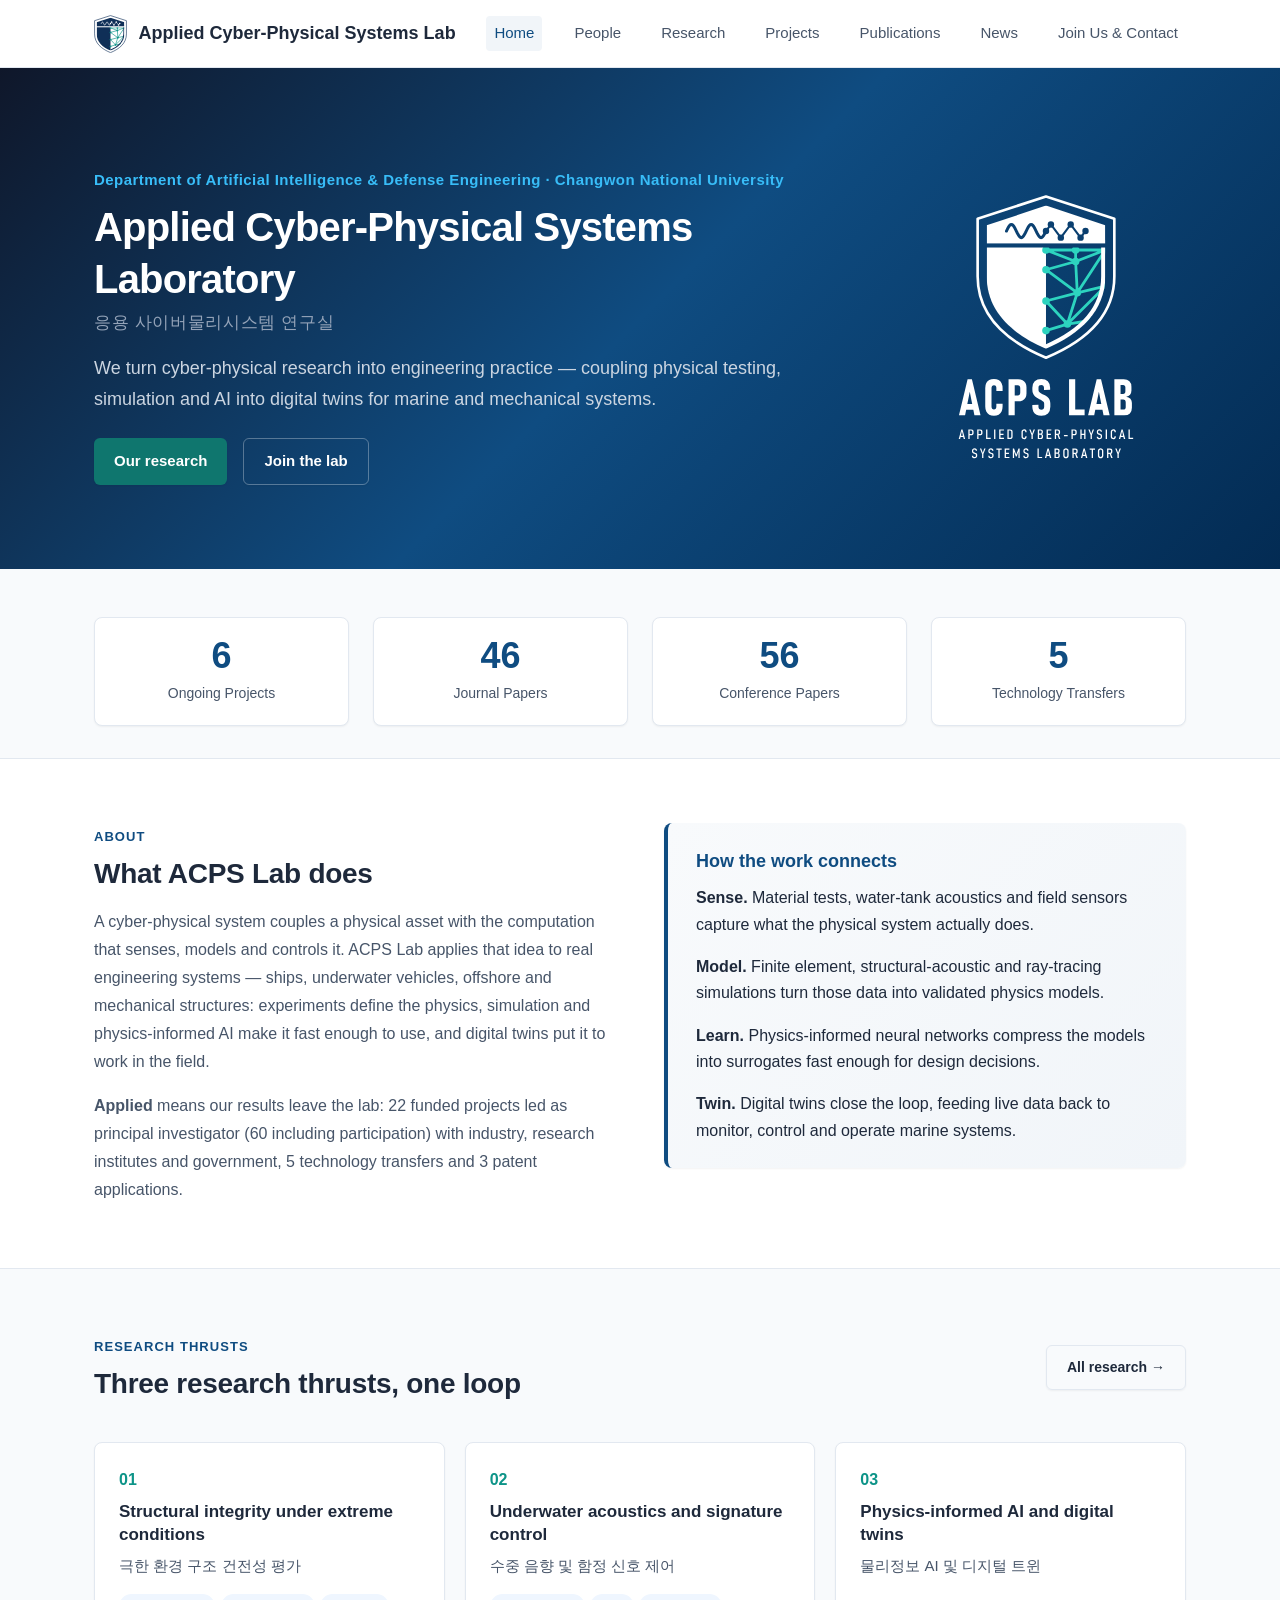
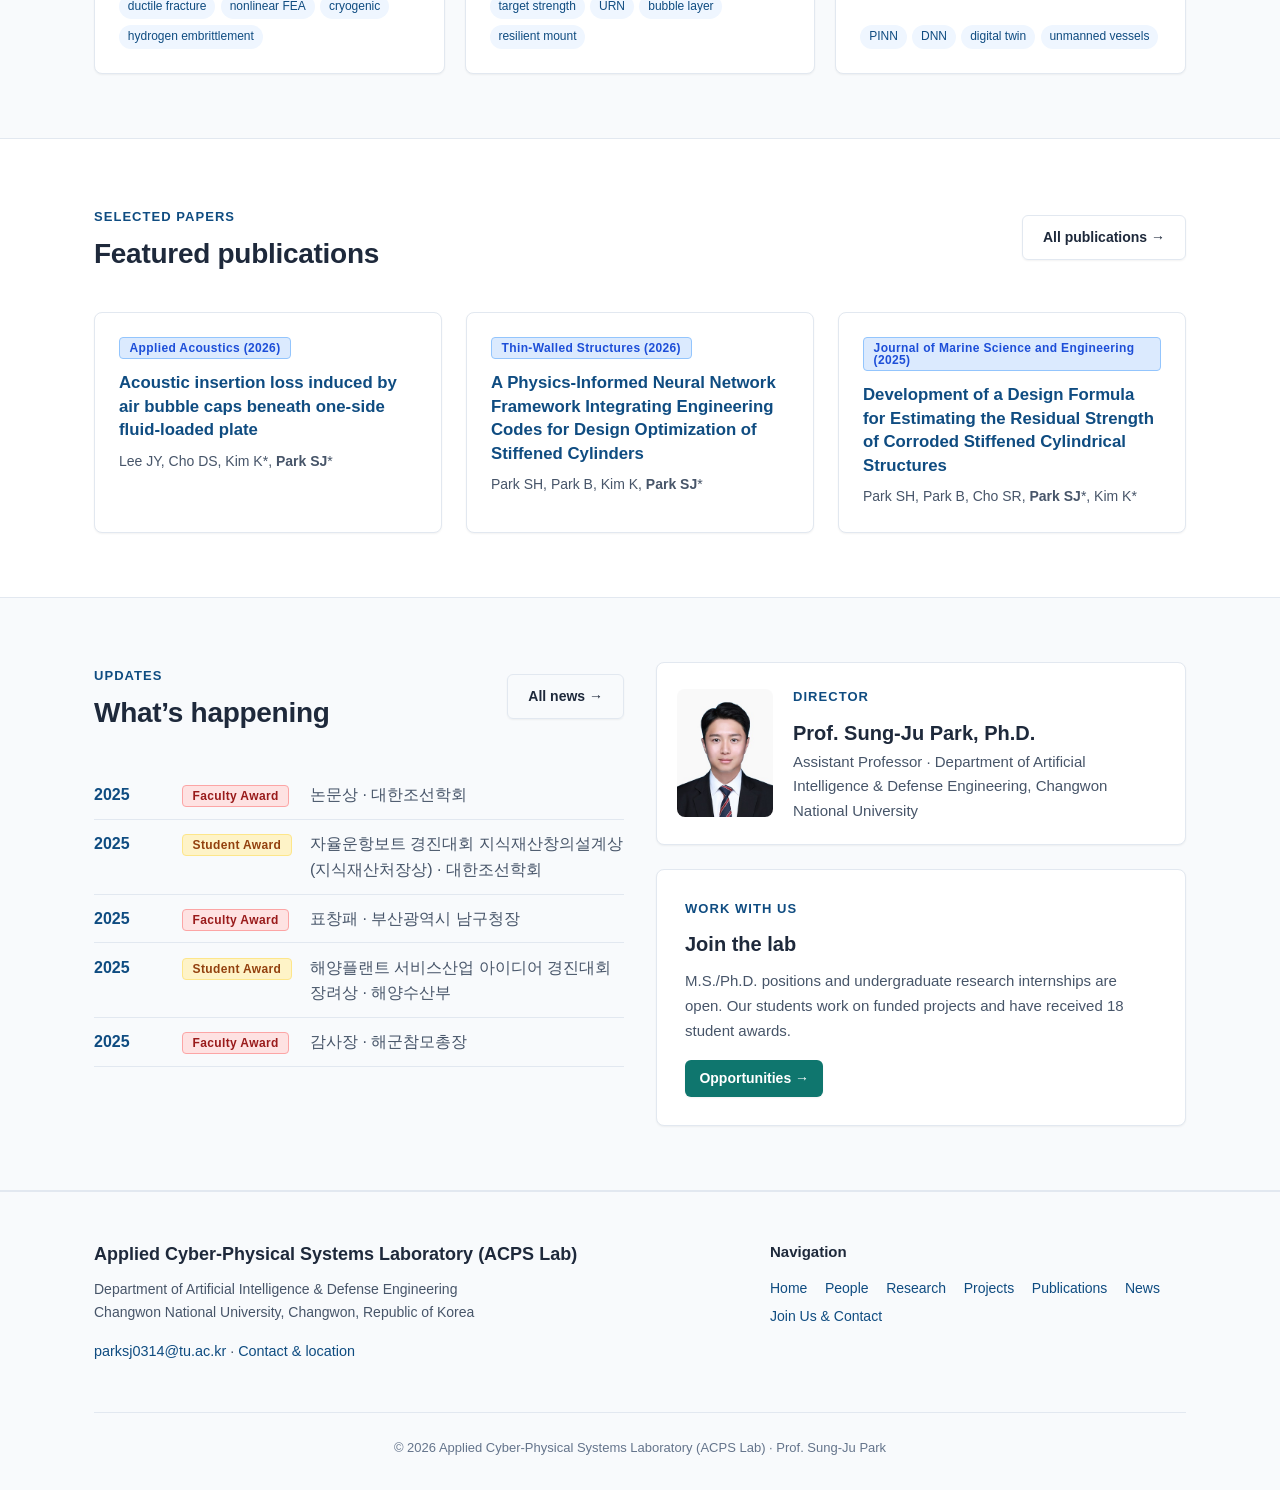
<file: index.html>
<!DOCTYPE html>
<html lang="en">
<head>
  <meta charset="UTF-8">
  <meta name="viewport" content="width=device-width, initial-scale=1.0">
  <title>Applied Cyber-Physical Systems Laboratory (ACPS Lab) | Changwon National University</title>
  <meta name="description" content="국립창원대학교 인공지능디펜스공학과 박성주 교수 연구실(ACPS Lab). Applied Cyber-Physical Systems Laboratory led by Prof. Sung-Ju Park, Changwon National University. Applied research that couples physical testing, simulation and physics-informed AI into digital twins for marine and mechanical engineering systems.">
  <link rel="stylesheet" href="css/style.css?v=20261102a">
  <!-- Link previews (KakaoTalk, Slack, social media) -->
  <meta property="og:type" content="website">
  <meta property="og:site_name" content="ACPS Lab">
  <meta property="og:title" content="ACPS Lab · 응용 사이버물리시스템 연구실">
  <meta property="og:description" content="국립창원대학교 인공지능디펜스공학과 박성주 교수 연구실 · Structural integrity, underwater acoustics, signature control, physics-informed AI and digital twins.">
  <meta property="og:url" content="https://acps-lab-cwnu.github.io/">
  <link rel="canonical" href="https://acps-lab-cwnu.github.io/">
  <meta property="og:image" content="https://acps-lab-cwnu.github.io/images/og-image.png">
  <meta property="og:image:width" content="1200">
  <meta property="og:image:height" content="630">
  <meta property="og:image:alt" content="ACPS Lab logo">
  <meta property="og:locale" content="en_US">
  <meta name="twitter:card" content="summary_large_image">
  <meta name="twitter:image" content="https://acps-lab-cwnu.github.io/images/og-image.png">
  <link rel="apple-touch-icon" href="images/apple-touch-icon.png">
  <link rel="icon" href="images/logo-icon.svg" type="image/svg+xml">
  <script type="application/ld+json">
  {
    "@context": "https://schema.org",
    "@graph": [
      {
        "@type": "ResearchOrganization",
        "name": "Applied Cyber-Physical Systems Laboratory",
        "alternateName": ["ACPS Lab", "응용 사이버물리시스템 연구실"],
        "url": "https://acps-lab-cwnu.github.io",
        "email": "parksj0314@tu.ac.kr",
        "parentOrganization": {
          "@type": "CollegeOrUniversity",
          "name": "Changwon National University",
          "url": "https://www.changwon.ac.kr"
        },
        "knowsAbout": [
          "Cyber-Physical Systems",
          "Structural Health Monitoring",
          "Ductile Fracture Mechanics",
          "Underwater Radiated Noise",
          "Acoustic Target Strength",
          "Physics-Informed Neural Networks",
          "Digital Twin Unmanned Systems"
        ]
      },
      {
        "@type": "Person",
        "name": "Sung-Ju Park",
        "alternateName": ["박성주"],
        "jobTitle": "Assistant Professor",
        "email": "parksj0314@tu.ac.kr",
        "sameAs": [
          "https://scholar.google.com/citations?user=t3eiesQAAAAJ&hl=ko",
          "https://orcid.org/0000-0002-7129-8567"
        ],
        "worksFor": {
          "@type": "CollegeOrUniversity",
          "name": "Changwon National University",
          "url": "https://www.changwon.ac.kr"
        },
        "description": "Assistant Professor, Department of Artificial Intelligence & Defense Engineering, Changwon National University."
      }
    ]
  }
  </script>
</head>
<body data-page="home">

  <!-- Site Header & Nav -->
  <header class="site-head">
    <div class="site-head-inner">
      <a class="brand" href="index.html">
        <picture><source srcset="images/logo-mark-dark.svg" media="(prefers-color-scheme: dark)"><img class="brand-logo" src="images/logo-mark.svg" alt="ACPS Lab" width="33" height="38"></picture>
        <span class="brand-text">Applied Cyber-Physical Systems Lab</span><span class="brand-short">ACPS Lab</span>
      </a>
      <button class="nav-toggle" aria-label="Open menu" aria-expanded="false" aria-controls="site-nav">&#9776;</button>
      <nav class="site-nav" id="site-nav" aria-label="Main navigation">
        <a href="index.html">Home</a>
        <a href="people.html">People</a>
        <a href="research.html">Research</a>
        <a href="projects.html">Projects</a>
        <a href="publications.html">Publications</a>
        <a href="news.html">News</a>
        <a href="contact.html">Join Us &amp; Contact</a>
      </nav>
    </div>
  </header>

  <!-- Hero -->
  <section class="hero">
    <div class="wrap">
      <div class="hero-lab">
        <div>
          <p class="hero-eyebrow">Department of Artificial Intelligence &amp; Defense Engineering &middot; Changwon National University</p>
          <h1>Applied Cyber-Physical Systems Laboratory</h1>
          <p class="hero-ko" lang="ko">응용 사이버물리시스템 연구실</p>
          <p class="hero-lede">We turn cyber-physical research into engineering practice &mdash; coupling physical testing, simulation and AI into digital twins for marine and mechanical systems.</p>
          <div class="hero-actions">
            <a href="research.html" class="btn btn-teal">Our research</a>
            <a href="contact.html" class="btn btn-ghost">Join the lab</a>
          </div>
        </div>
        <div class="hero-logo"><img src="images/logo-vertical-dark.svg" alt="ACPS Lab logo: a crest whose top band carries a smooth sine on the left that turns into straight finite elements joined at nodes on the right; below it the field is split into solid steel on the left and a triangulated finite-element mesh on the right; under the crest the words ACPS Lab, Applied Cyber-Physical Systems Laboratory" width="600" height="800"></div>
      </div>
    </div>
  </section>

  <!-- Key numbers -->
  <section class="section section-tint" style="padding: 2rem 0;">
    <div class="wrap">
      <div class="stats-grid">
        <a class="stat-card" href="projects.html"><div class="stat-val" data-count="ongoing"></div><div class="stat-lbl">Ongoing Projects</div></a>
        <a class="stat-card" href="publications.html"><div class="stat-val" data-count="journal"></div><div class="stat-lbl">Journal Papers</div></a>
        <a class="stat-card" href="publications.html"><div class="stat-val" data-count="conferences"></div><div class="stat-lbl">Conference Papers</div></a>
        <a class="stat-card" href="publications.html"><div class="stat-val" data-count="transfers"></div><div class="stat-lbl">Technology Transfers</div></a>
      </div>
    </div>
  </section>

  <!-- About + how the work connects -->
  <section class="section">
    <div class="wrap">
      <div class="grid-2" style="gap: 3rem; align-items: flex-start;">
        <div>
          <span class="section-label">About</span>
          <h2 style="margin-bottom: 1rem;">What ACPS Lab does</h2>
          <p style="color: var(--ink-soft); line-height: 1.75;">
            A cyber-physical system couples a physical asset with the computation that senses, models and controls it.
            ACPS Lab applies that idea to real engineering systems &mdash; ships, underwater vehicles, offshore and mechanical structures:
            experiments define the physics, simulation and physics-informed AI make it fast enough to use, and digital twins put it to work in the field.
          </p>
          <p style="color: var(--ink-soft); line-height: 1.75; margin-bottom: 0;">
            <strong>Applied</strong> means our results leave the lab: <span data-count="pi"></span> funded projects led as principal investigator (<span data-count="projects"></span> including participation) with industry, research institutes and government,
            <span data-count="transfers"></span> technology transfers and <span data-count="patents"></span> patent applications.
          </p>
        </div>
        <div class="lab-statement-box" style="margin: 0;">
          <div class="lab-statement-title">How the work connects</div>
          <p><strong>Sense.</strong> Material tests, water-tank acoustics and field sensors capture what the physical system actually does.</p>
          <p><strong>Model.</strong> Finite element, structural-acoustic and ray-tracing simulations turn those data into validated physics models.</p>
          <p><strong>Learn.</strong> Physics-informed neural networks compress the models into surrogates fast enough for design decisions.</p>
          <p style="margin-bottom: 0;"><strong>Twin.</strong> Digital twins close the loop, feeding live data back to monitor, control and operate marine systems.</p>
        </div>
      </div>
    </div>
  </section>

  <!-- Research thrusts -->
  <section class="section section-tint">
    <div class="wrap">
      <div class="section-head section-head--row">
        <div>
          <span class="section-label">Research thrusts</span>
          <h2>Three research thrusts, one loop</h2>
        </div>
        <a href="research.html" class="btn btn-ghost btn-sm">All research &rarr;</a>
      </div>
      <div class="pc-list">
        <a class="card thrust-card" href="research.html#structures">
          <span class="thrust-num">01</span>
          <h3>Structural integrity under extreme conditions</h3>
          <p lang="ko">극한 환경 구조 건전성 평가</p>
          <div class="tag-row"><span class="tag">ductile fracture</span><span class="tag">nonlinear FEA</span><span class="tag">cryogenic</span><span class="tag">hydrogen embrittlement</span></div>
        </a>
        <a class="card thrust-card" href="research.html#acoustics">
          <span class="thrust-num">02</span>
          <h3>Underwater acoustics and signature control</h3>
          <p lang="ko">수중 음향 및 함정 신호 제어</p>
          <div class="tag-row"><span class="tag">target strength</span><span class="tag">URN</span><span class="tag">bubble layer</span><span class="tag">resilient mount</span></div>
        </a>
        <a class="card thrust-card" href="research.html#ai-twin">
          <span class="thrust-num">03</span>
          <h3>Physics-informed AI and digital twins</h3>
          <p lang="ko">물리정보 AI 및 디지털 트윈</p>
          <div class="tag-row"><span class="tag">PINN</span><span class="tag">DNN</span><span class="tag">digital twin</span><span class="tag">unmanned vessels</span></div>
        </a>
      </div>
    </div>
  </section>

  <!-- Featured publications -->
  <section class="section">
    <div class="wrap">
      <div class="section-head section-head--row">
        <div>
          <span class="section-label">Selected papers</span>
          <h2>Featured publications</h2>
        </div>
        <a href="publications.html" class="btn btn-ghost btn-sm">All publications &rarr;</a>
      </div>
      <div class="grid-3" id="featured-pubs"></div>
    </div>
  </section>

  <!-- News, director, join -->
  <section class="section section-tint">
    <div class="wrap">
      <div class="grid-2" style="gap: 2rem; align-items: flex-start;">
        <div>
      <div class="section-head section-head--row">
        <div>
          <span class="section-label">Updates</span>
          <h2>What&rsquo;s happening</h2>
        </div>
        <a href="news.html" class="btn btn-ghost btn-sm">All news &rarr;</a>
      </div>
          <ul class="news-list" id="news-list" data-limit="5"></ul>
        </div>
        <div style="display: flex; flex-direction: column; gap: 1.5rem;">
          <a class="card director-card" href="people.html">
            <img src="images/sungju-park.jpg" alt="Prof. Sung-Ju Park" width="96" height="128">
            <div>
              <span class="section-label">Director</span>
              <h3 style="margin: 0.25rem 0;">Prof. Sung-Ju Park, Ph.D.</h3>
              <p style="color: var(--ink-soft); font-size: 0.9375rem; margin: 0;">Assistant Professor &middot; Department of Artificial Intelligence &amp; Defense Engineering, Changwon National University</p>
            </div>
          </a>
          <div class="card" style="padding: 1.75rem;">
            <span class="section-label">Work with us</span>
            <h3 style="margin: 0.25rem 0 0.75rem;">Join the lab</h3>
            <p style="color: var(--ink-soft); font-size: 0.9375rem; line-height: 1.65;">
              M.S./Ph.D. positions and undergraduate research internships are open. Our students work on funded projects and have received <span data-count="student-awards"></span> student awards.
            </p>
            <a href="contact.html" class="btn btn-teal" style="font-size: 0.875rem; padding: 0.45rem 0.9rem;">Opportunities &rarr;</a>
          </div>
        </div>
      </div>
    </div>
  </section>

  <!-- Site Footer -->
  <footer class="site-foot">
    <div class="wrap">
      <div class="foot-inner">
        <div class="foot-brand">
          <p class="foot-title">Applied Cyber-Physical Systems Laboratory (ACPS Lab)</p>
          <p>Department of Artificial Intelligence &amp; Defense Engineering<br>Changwon National University, Changwon, Republic of Korea</p>
          <p class="foot-contact"><a href="mailto:parksj0314@tu.ac.kr">parksj0314@tu.ac.kr</a> · <a href="contact.html">Contact &amp; location</a></p>
        </div>
        <div class="foot-links">
          <p class="foot-subtitle">Navigation</p>
          <ul>
            <li><a href="index.html">Home</a></li>
            <li><a href="people.html">People</a></li>
            <li><a href="research.html">Research</a></li>
            <li><a href="projects.html">Projects</a></li>
            <li><a href="publications.html">Publications</a></li>
            <li><a href="news.html">News</a></li>
            <li><a href="contact.html">Join Us &amp; Contact</a></li>
          </ul>
        </div>
      </div>
      <div class="foot-copy">
        &copy; 2026 Applied Cyber-Physical Systems Laboratory (ACPS Lab) · Prof. Sung-Ju Park
      </div>
    </div>
  </footer>

  <script src="data/news.js?v=20261102a"></script>
  <script src="data/publications.js?v=20261102a"></script>
  <script src="data/projects.js?v=20261102a"></script>
  <script src="js/main.js?v=20261102a"></script>
</body>
</html>
</file>
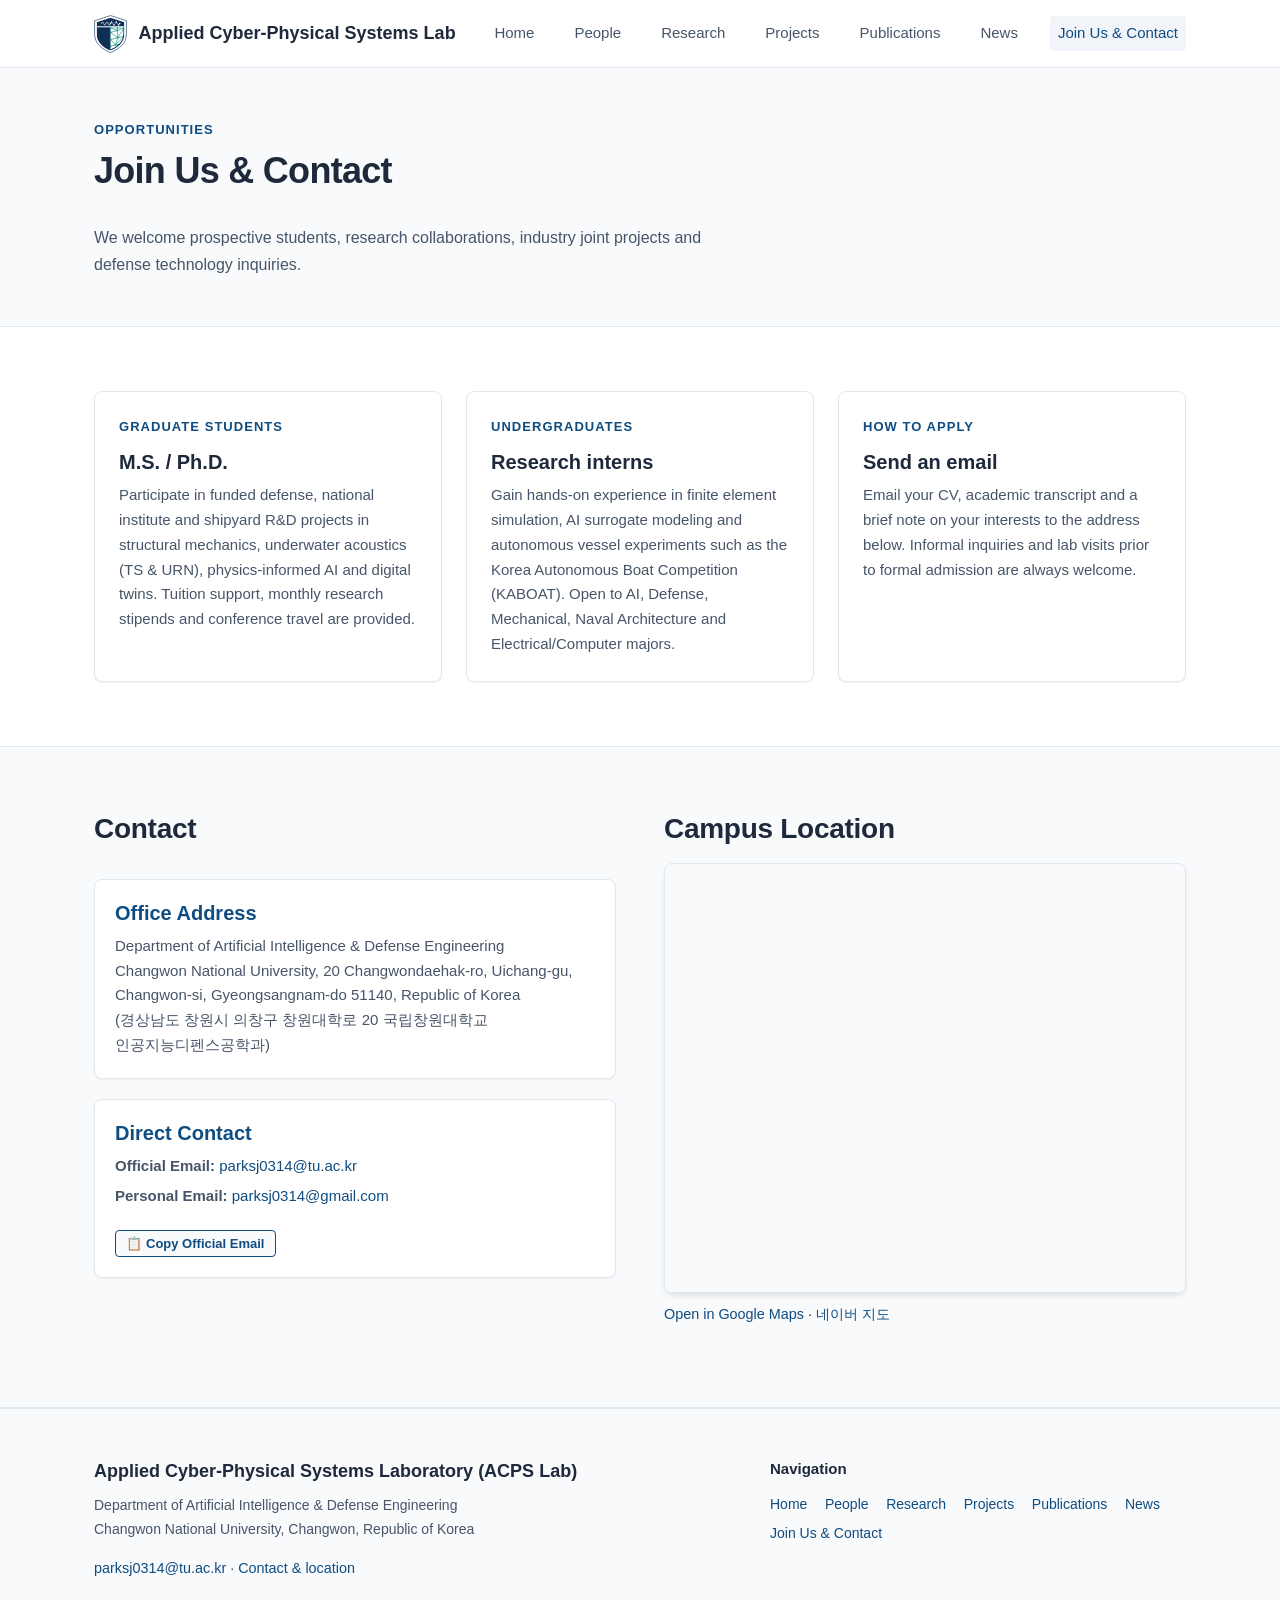
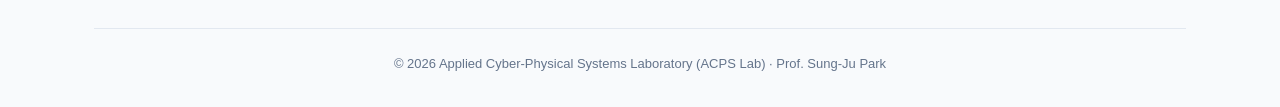
<file: contact.html>
<!DOCTYPE html>
<html lang="en">
<head>
  <meta charset="UTF-8">
  <meta name="viewport" content="width=device-width, initial-scale=1.0">
  <title>Join Us &amp; Contact — ACPS Lab | Changwon National University</title>
  <meta name="description" content="Graduate and undergraduate opportunities, office address and contact details of the ACPS Lab, Changwon National University.">
  <link rel="stylesheet" href="css/style.css?v=20261102a">
  <!-- Link previews (KakaoTalk, Slack, social media) -->
  <meta property="og:type" content="website">
  <meta property="og:site_name" content="ACPS Lab">
  <meta property="og:title" content="Join Us &amp; Contact — ACPS Lab | Changwon National University">
  <meta property="og:description" content="Graduate and undergraduate opportunities, office address and contact details of the ACPS Lab, Changwon National University.">
  <meta property="og:url" content="https://acps-lab-cwnu.github.io/contact.html">
  <link rel="canonical" href="https://acps-lab-cwnu.github.io/contact.html">
  <meta property="og:image" content="https://acps-lab-cwnu.github.io/images/og-image.png">
  <meta property="og:image:width" content="1200">
  <meta property="og:image:height" content="630">
  <meta property="og:image:alt" content="ACPS Lab logo">
  <meta property="og:locale" content="en_US">
  <meta name="twitter:card" content="summary_large_image">
  <meta name="twitter:image" content="https://acps-lab-cwnu.github.io/images/og-image.png">
  <link rel="apple-touch-icon" href="images/apple-touch-icon.png">
  <link rel="icon" href="images/logo-icon.svg" type="image/svg+xml">
</head>
<body data-page="contact">

  <!-- Site Header & Nav -->
  <header class="site-head">
    <div class="site-head-inner">
      <a class="brand" href="index.html">
        <picture><source srcset="images/logo-mark-dark.svg" media="(prefers-color-scheme: dark)"><img class="brand-logo" src="images/logo-mark.svg" alt="ACPS Lab" width="33" height="38"></picture>
        <span class="brand-text">Applied Cyber-Physical Systems Lab</span><span class="brand-short">ACPS Lab</span>
      </a>
      <button class="nav-toggle" aria-label="Open menu" aria-expanded="false" aria-controls="site-nav">&#9776;</button>
      <nav class="site-nav" id="site-nav" aria-label="Main navigation">
        <a href="index.html">Home</a>
        <a href="people.html">People</a>
        <a href="research.html">Research</a>
        <a href="projects.html">Projects</a>
        <a href="publications.html">Publications</a>
        <a href="news.html">News</a>
        <a href="contact.html">Join Us &amp; Contact</a>
      </nav>
    </div>
  </header>

  <!-- Page Banner -->
  <section style="background: var(--bg-soft); padding: 3rem 0; border-bottom: 1px solid var(--rule);">
    <div class="wrap">
      <span class="section-label">Opportunities</span>
      <h1>Join Us &amp; Contact</h1>
      <p style="color: var(--ink-soft); max-width: var(--measure); margin-bottom: 0;">
        We welcome prospective students, research collaborations, industry joint projects and defense technology inquiries.
      </p>
    </div>
  </section>

  <!-- Opportunities -->
  <section class="section">
    <div class="wrap">
      <h2 class="sr-only">Opportunities</h2>
      <div class="grid-3">
        <div class="card" style="padding: 1.5rem;">
          <span class="section-label">Graduate students</span>
          <h3 style="margin: 0.25rem 0 0.5rem;">M.S. / Ph.D.</h3>
          <p style="color: var(--ink-soft); font-size: 0.9375rem; margin: 0;">Participate in funded defense, national institute and shipyard R&amp;D projects in structural mechanics, underwater acoustics (TS &amp; URN), physics-informed AI and digital twins. Tuition support, monthly research stipends and conference travel are provided.</p>
        </div>
        <div class="card" style="padding: 1.5rem;">
          <span class="section-label">Undergraduates</span>
          <h3 style="margin: 0.25rem 0 0.5rem;">Research interns</h3>
          <p style="color: var(--ink-soft); font-size: 0.9375rem; margin: 0;">Gain hands-on experience in finite element simulation, AI surrogate modeling and autonomous vessel experiments such as the Korea Autonomous Boat Competition (KABOAT). Open to AI, Defense, Mechanical, Naval Architecture and Electrical/Computer majors.</p>
        </div>
        <div class="card" style="padding: 1.5rem;">
          <span class="section-label">How to apply</span>
          <h3 style="margin: 0.25rem 0 0.5rem;">Send an email</h3>
          <p style="color: var(--ink-soft); font-size: 0.9375rem; margin: 0;">Email your CV, academic transcript and a brief note on your interests to the address below. Informal inquiries and lab visits prior to formal admission are always welcome.</p>
        </div>
      </div>
    </div>
  </section>

  <!-- Main Contact Information -->
  <section class="section section-tint">
    <div class="wrap">
      <div class="grid-2" style="gap: 3rem; align-items: flex-start;">
        <div>
          <h2>Contact</h2>

          <div style="margin-top: 2rem; display: flex; flex-direction: column; gap: 1.25rem;">
            <div class="card" style="padding: 1.25rem;">
              <h3 style="color: var(--accent); margin-bottom: 0.5rem;">Office Address</h3>
              <p style="margin-bottom: 0; color: var(--ink-soft); font-size: 0.9375rem;">
                Department of Artificial Intelligence &amp; Defense Engineering<br>
                Changwon National University, 20 Changwondaehak-ro, Uichang-gu, Changwon-si, Gyeongsangnam-do 51140, Republic of Korea<br>
                (경상남도 창원시 의창구 창원대학로 20 국립창원대학교 인공지능디펜스공학과)
              </p>
            </div>

            <div class="card" style="padding: 1.25rem;">
              <h3 style="color: var(--accent); margin-bottom: 0.5rem;">Direct Contact</h3>
              <p style="margin-bottom: 0.35rem; font-size: 0.9375rem; color: var(--ink-soft);">
                <strong>Official Email:</strong> <a href="mailto:parksj0314@tu.ac.kr">parksj0314@tu.ac.kr</a>
              </p>
              <p style="margin-bottom: 0.35rem; font-size: 0.9375rem; color: var(--ink-soft);">
                <strong>Personal Email:</strong> <a href="mailto:parksj0314@gmail.com">parksj0314@gmail.com</a>
              </p>
              <div class="scholar-links">
                <button type="button" class="scholar-badge copy-email-btn" data-copy-email="parksj0314@tu.ac.kr" style="cursor: pointer; border: 1px solid var(--accent); color: var(--accent) !important;">📋 Copy Official Email</button>
              </div>
            </div>
          </div>
        </div>

        <div>
          <h2>Campus Location</h2>
          <div style="border-radius: var(--radius); overflow: hidden; border: 1px solid var(--rule); box-shadow: var(--shadow);">
            <iframe title="Changwon National University location map" src="https://maps.google.com/maps?q=Changwon%20National%20University&output=embed" width="100%" height="420" style="border:0;" allowfullscreen="" loading="lazy" referrerpolicy="no-referrer-when-downgrade"></iframe>
          </div>
          <p class="map-links"><a href="https://maps.google.com/?q=Changwon+National+University" target="_blank" rel="noopener">Open in Google Maps</a> &middot; <a href="https://map.naver.com/p/search/%EA%B5%AD%EB%A6%BD%EC%B0%BD%EC%9B%90%EB%8C%80%ED%95%99%EA%B5%90" target="_blank" rel="noopener" lang="ko">네이버 지도</a></p>
        </div>
      </div>
    </div>
  </section>

  <!-- Site Footer -->
  <footer class="site-foot">
    <div class="wrap">
      <div class="foot-inner">
        <div class="foot-brand">
          <p class="foot-title">Applied Cyber-Physical Systems Laboratory (ACPS Lab)</p>
          <p>Department of Artificial Intelligence &amp; Defense Engineering<br>Changwon National University, Changwon, Republic of Korea</p>
          <p class="foot-contact"><a href="mailto:parksj0314@tu.ac.kr">parksj0314@tu.ac.kr</a> · <a href="contact.html">Contact &amp; location</a></p>
        </div>
        <div class="foot-links">
          <p class="foot-subtitle">Navigation</p>
          <ul>
            <li><a href="index.html">Home</a></li>
            <li><a href="people.html">People</a></li>
            <li><a href="research.html">Research</a></li>
            <li><a href="projects.html">Projects</a></li>
            <li><a href="publications.html">Publications</a></li>
            <li><a href="news.html">News</a></li>
            <li><a href="contact.html">Join Us &amp; Contact</a></li>
          </ul>
        </div>
      </div>
      <div class="foot-copy">
        &copy; 2026 Applied Cyber-Physical Systems Laboratory (ACPS Lab) · Prof. Sung-Ju Park
      </div>
    </div>
  </footer>

  <script src="js/main.js?v=20261102a"></script>
</body>
</html>
</file>
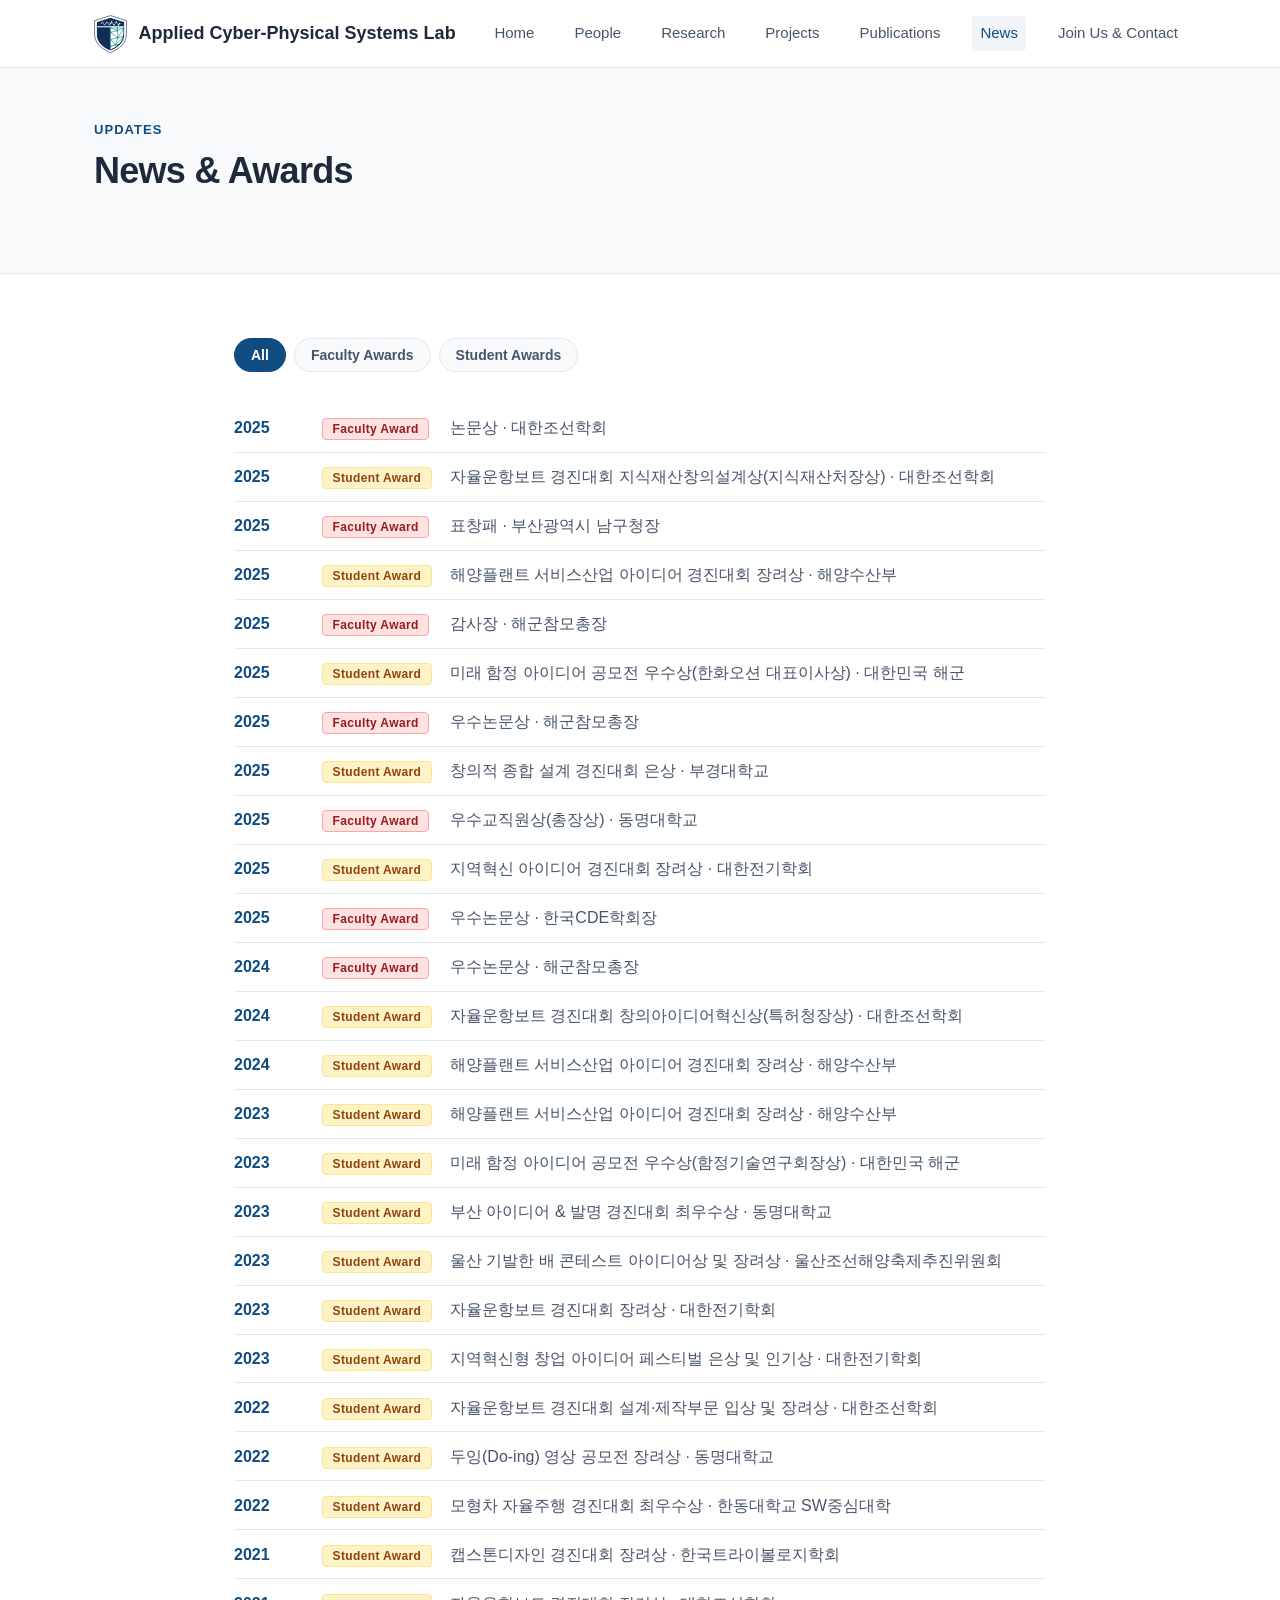
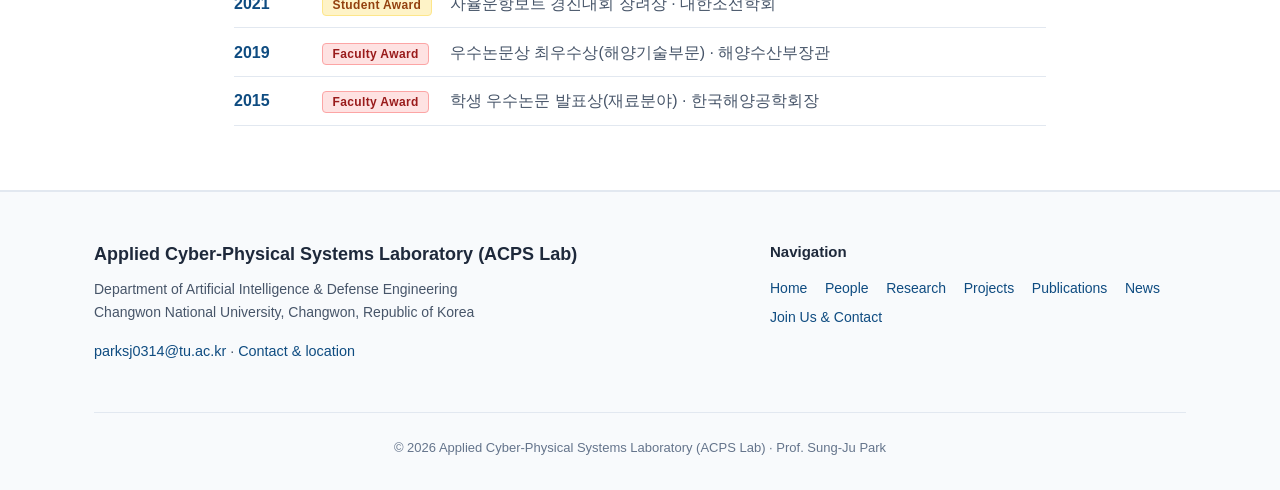
<file: news.html>
<!DOCTYPE html>
<html lang="en">
<head>
  <meta charset="UTF-8">
  <meta name="viewport" content="width=device-width, initial-scale=1.0">
  <title>News &amp; Awards — ACPS Lab | Changwon National University</title>
  <meta name="description" content="News and updates from the Applied Cyber-Physical Systems Laboratory (ACPS Lab), Changwon National University.">
  <link rel="stylesheet" href="css/style.css?v=20261102a">
  <!-- Link previews (KakaoTalk, Slack, social media) -->
  <meta property="og:type" content="website">
  <meta property="og:site_name" content="ACPS Lab">
  <meta property="og:title" content="News &amp; Awards — ACPS Lab | Changwon National University">
  <meta property="og:description" content="News and updates from the Applied Cyber-Physical Systems Laboratory (ACPS Lab), Changwon National University.">
  <meta property="og:url" content="https://acps-lab-cwnu.github.io/news.html">
  <link rel="canonical" href="https://acps-lab-cwnu.github.io/news.html">
  <meta property="og:image" content="https://acps-lab-cwnu.github.io/images/og-image.png">
  <meta property="og:image:width" content="1200">
  <meta property="og:image:height" content="630">
  <meta property="og:image:alt" content="ACPS Lab logo">
  <meta property="og:locale" content="en_US">
  <meta name="twitter:card" content="summary_large_image">
  <meta name="twitter:image" content="https://acps-lab-cwnu.github.io/images/og-image.png">
  <link rel="apple-touch-icon" href="images/apple-touch-icon.png">
  <link rel="icon" href="images/logo-icon.svg" type="image/svg+xml">
</head>
<body data-page="news">

  <!-- Site Header & Nav -->
  <header class="site-head">
    <div class="site-head-inner">
      <a class="brand" href="index.html">
        <picture><source srcset="images/logo-mark-dark.svg" media="(prefers-color-scheme: dark)"><img class="brand-logo" src="images/logo-mark.svg" alt="ACPS Lab" width="33" height="38"></picture>
        <span class="brand-text">Applied Cyber-Physical Systems Lab</span><span class="brand-short">ACPS Lab</span>
      </a>
      <button class="nav-toggle" aria-label="Open menu" aria-expanded="false" aria-controls="site-nav">&#9776;</button>
      <nav class="site-nav" id="site-nav" aria-label="Main navigation">
        <a href="index.html">Home</a>
        <a href="people.html">People</a>
        <a href="research.html">Research</a>
        <a href="projects.html">Projects</a>
        <a href="publications.html">Publications</a>
        <a href="news.html">News</a>
        <a href="contact.html">Join Us &amp; Contact</a>
      </nav>
    </div>
  </header>

  <!-- Page Banner -->
  <section style="background: var(--bg-soft); padding: 3rem 0; border-bottom: 1px solid var(--rule);">
    <div class="wrap">
      <span class="section-label">Updates</span>
      <h1>News &amp; Awards</h1>
    </div>
  </section>

  <section class="section">
    <div class="wrap" style="max-width: 860px;">
      <div class="filter-bar">
        <button class="filter-btn active" data-filter="all">All</button>
        <button class="filter-btn" data-filter="faculty">Faculty Awards</button>
        <button class="filter-btn" data-filter="student">Student Awards</button>
        <button class="filter-btn" data-filter="event">Events</button>
      </div>
      <h2 class="sr-only">News list</h2>
      <ul class="news-list" id="news-list"></ul>
    </div>
  </section>

  <!-- Site Footer -->
  <footer class="site-foot">
    <div class="wrap">
      <div class="foot-inner">
        <div class="foot-brand">
          <p class="foot-title">Applied Cyber-Physical Systems Laboratory (ACPS Lab)</p>
          <p>Department of Artificial Intelligence &amp; Defense Engineering<br>Changwon National University, Changwon, Republic of Korea</p>
          <p class="foot-contact"><a href="mailto:parksj0314@tu.ac.kr">parksj0314@tu.ac.kr</a> · <a href="contact.html">Contact &amp; location</a></p>
        </div>
        <div class="foot-links">
          <p class="foot-subtitle">Navigation</p>
          <ul>
            <li><a href="index.html">Home</a></li>
            <li><a href="people.html">People</a></li>
            <li><a href="research.html">Research</a></li>
            <li><a href="projects.html">Projects</a></li>
            <li><a href="publications.html">Publications</a></li>
            <li><a href="news.html">News</a></li>
            <li><a href="contact.html">Join Us &amp; Contact</a></li>
          </ul>
        </div>
      </div>
      <div class="foot-copy">
        &copy; 2026 Applied Cyber-Physical Systems Laboratory (ACPS Lab) · Prof. Sung-Ju Park
      </div>
    </div>
  </footer>

  <script src="data/news.js?v=20261102a"></script>
  <script src="js/main.js?v=20261102a"></script>
</body>
</html>
</file>
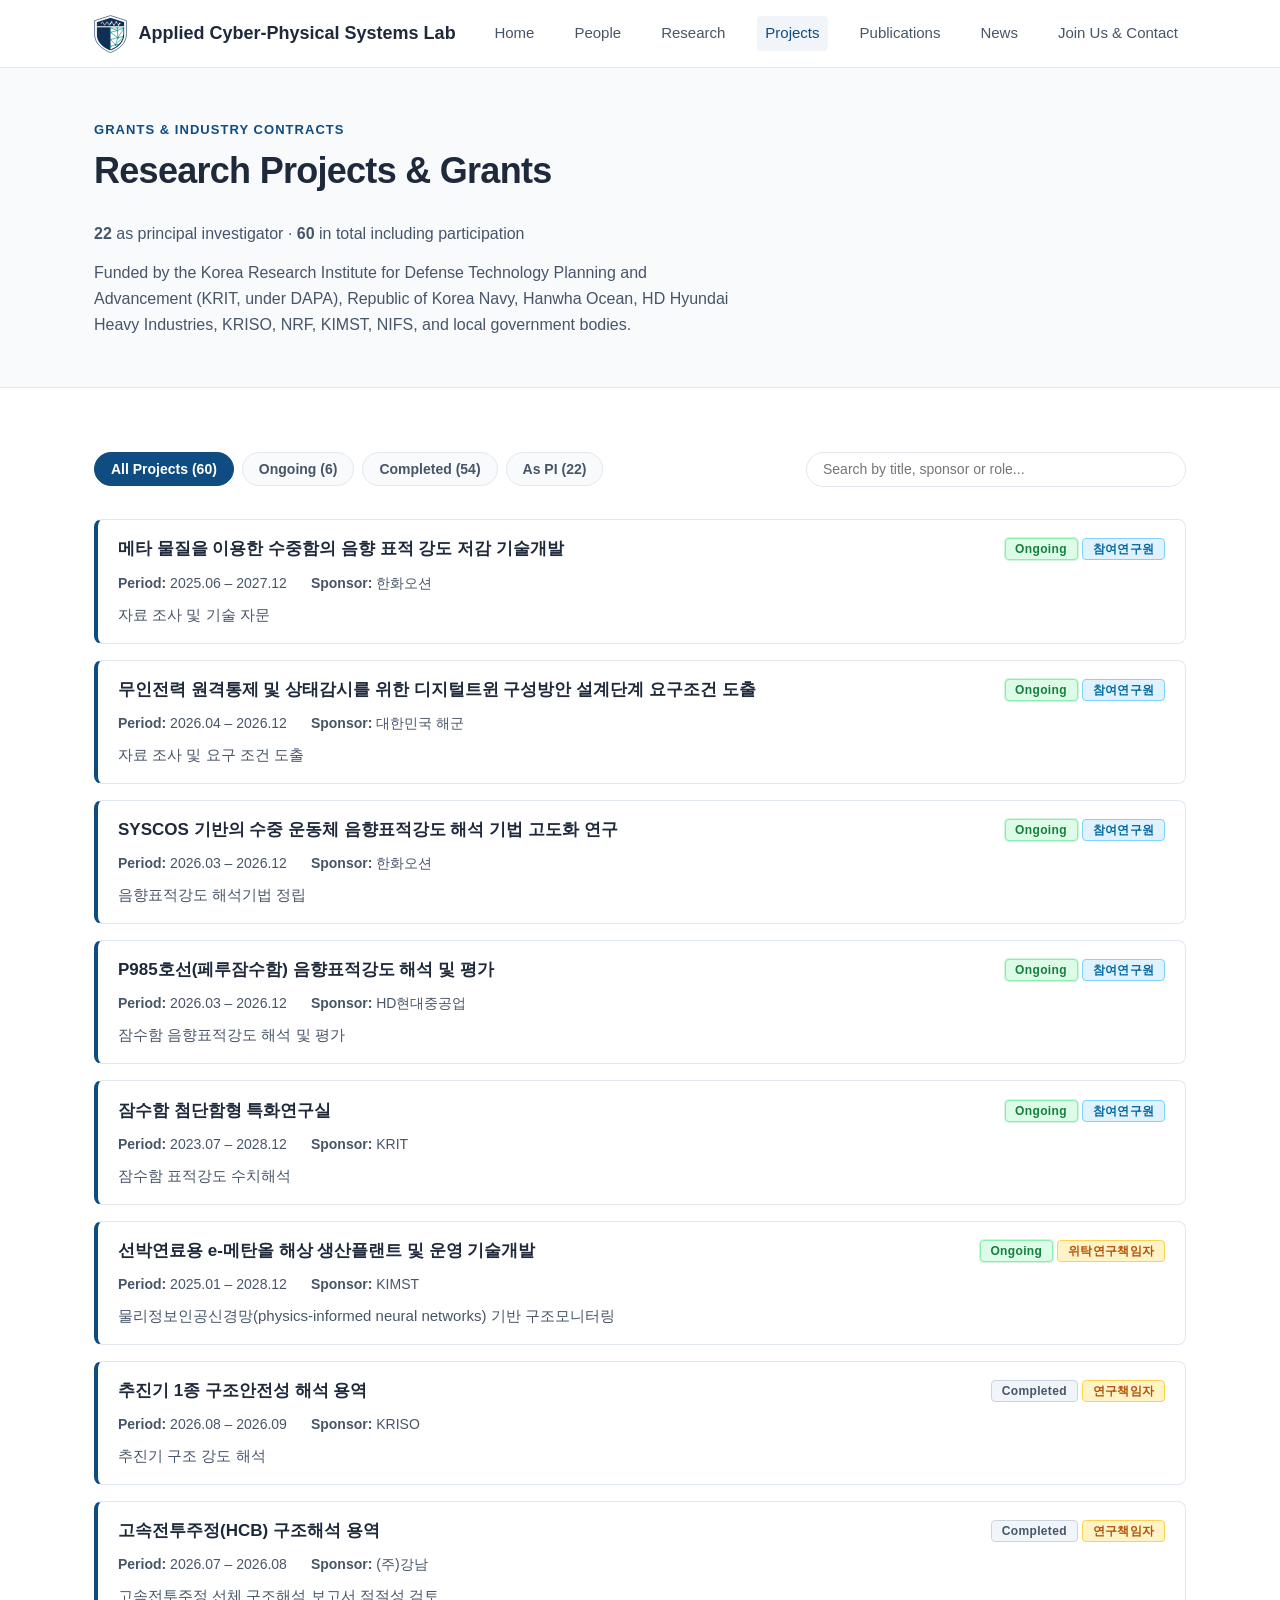
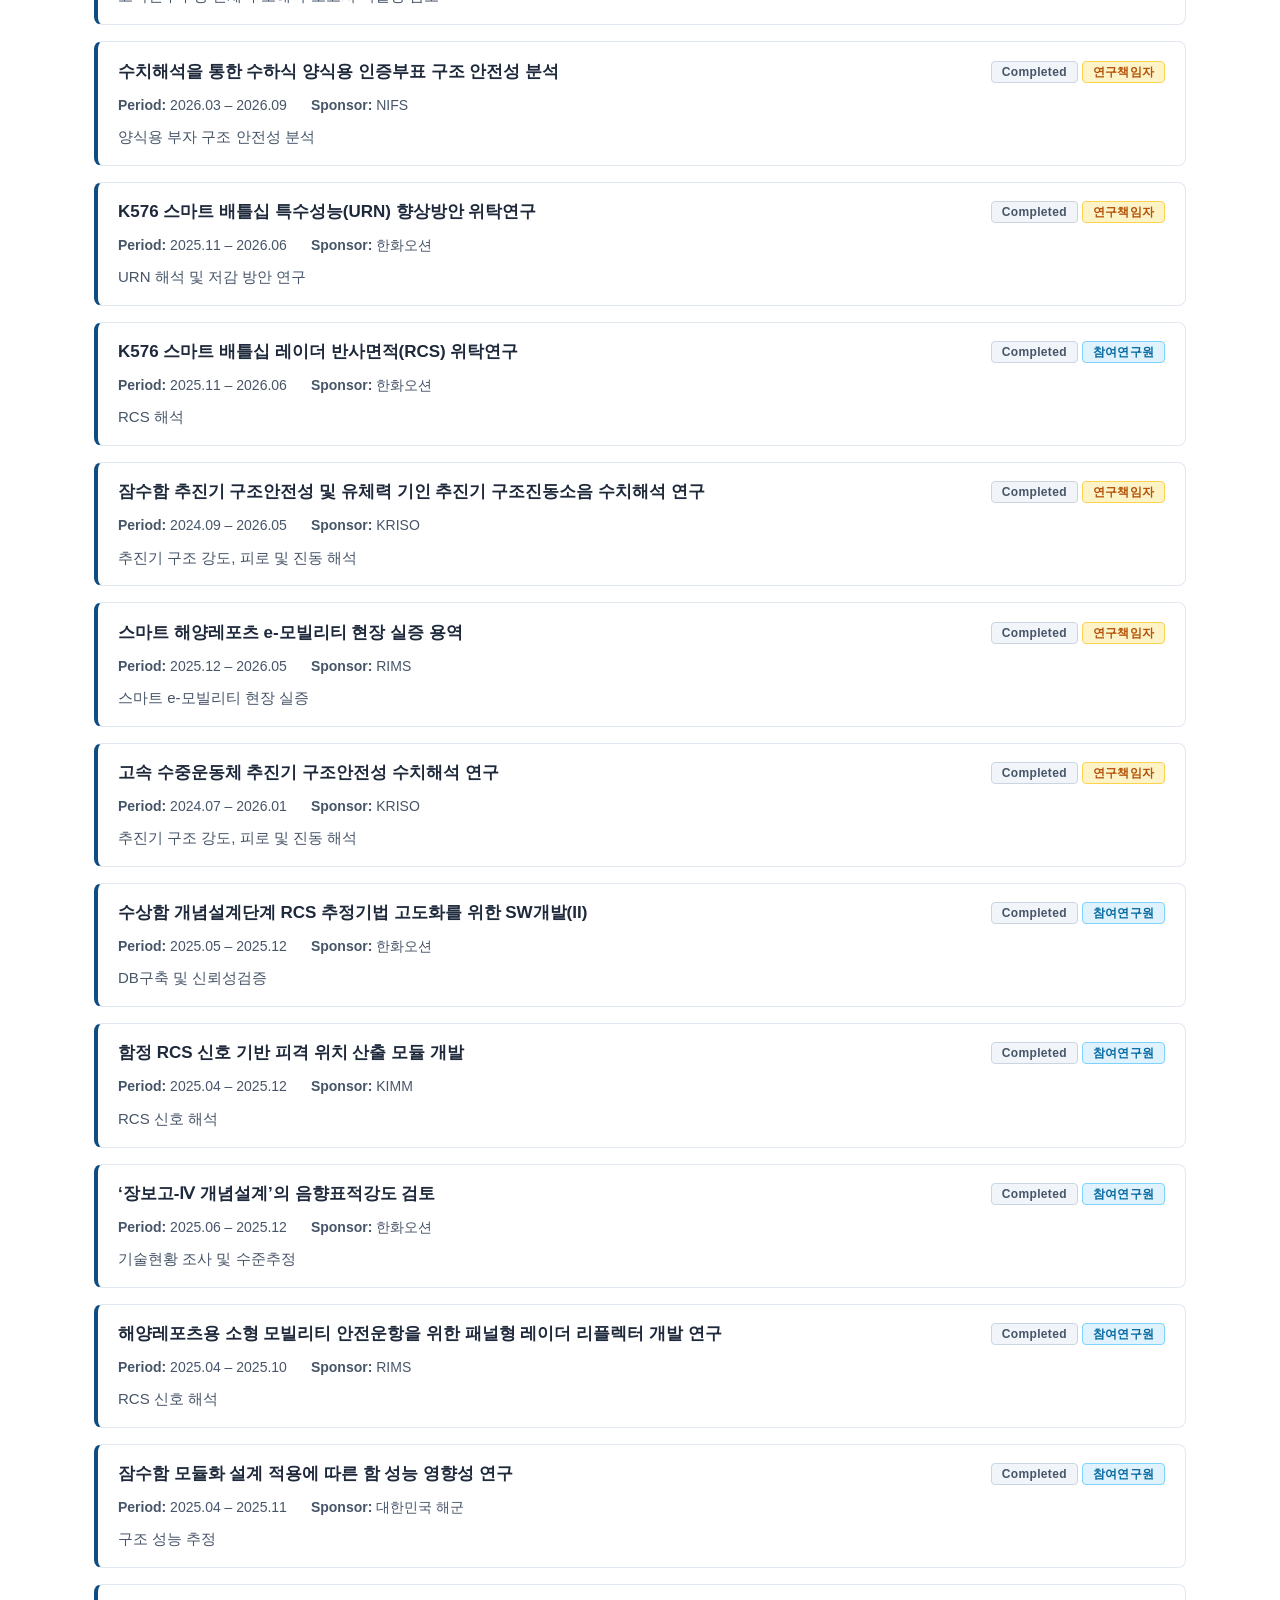
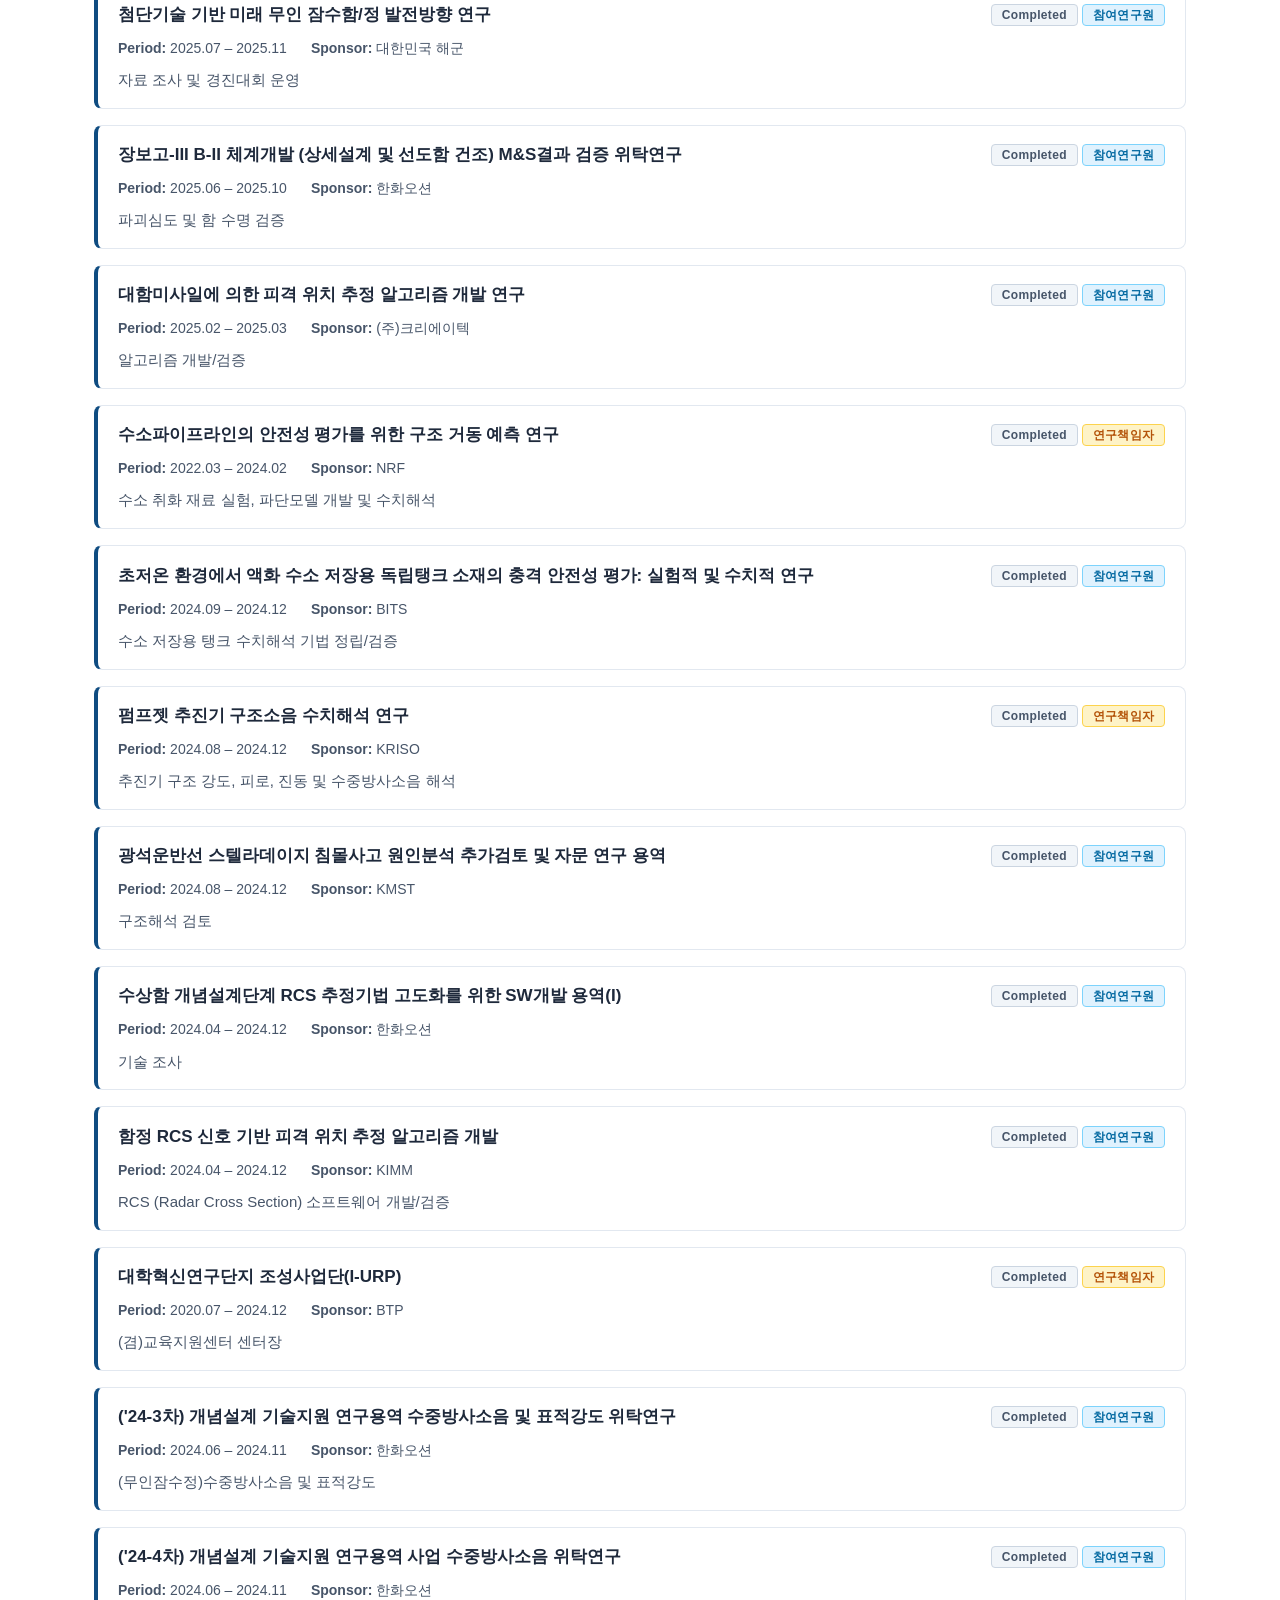
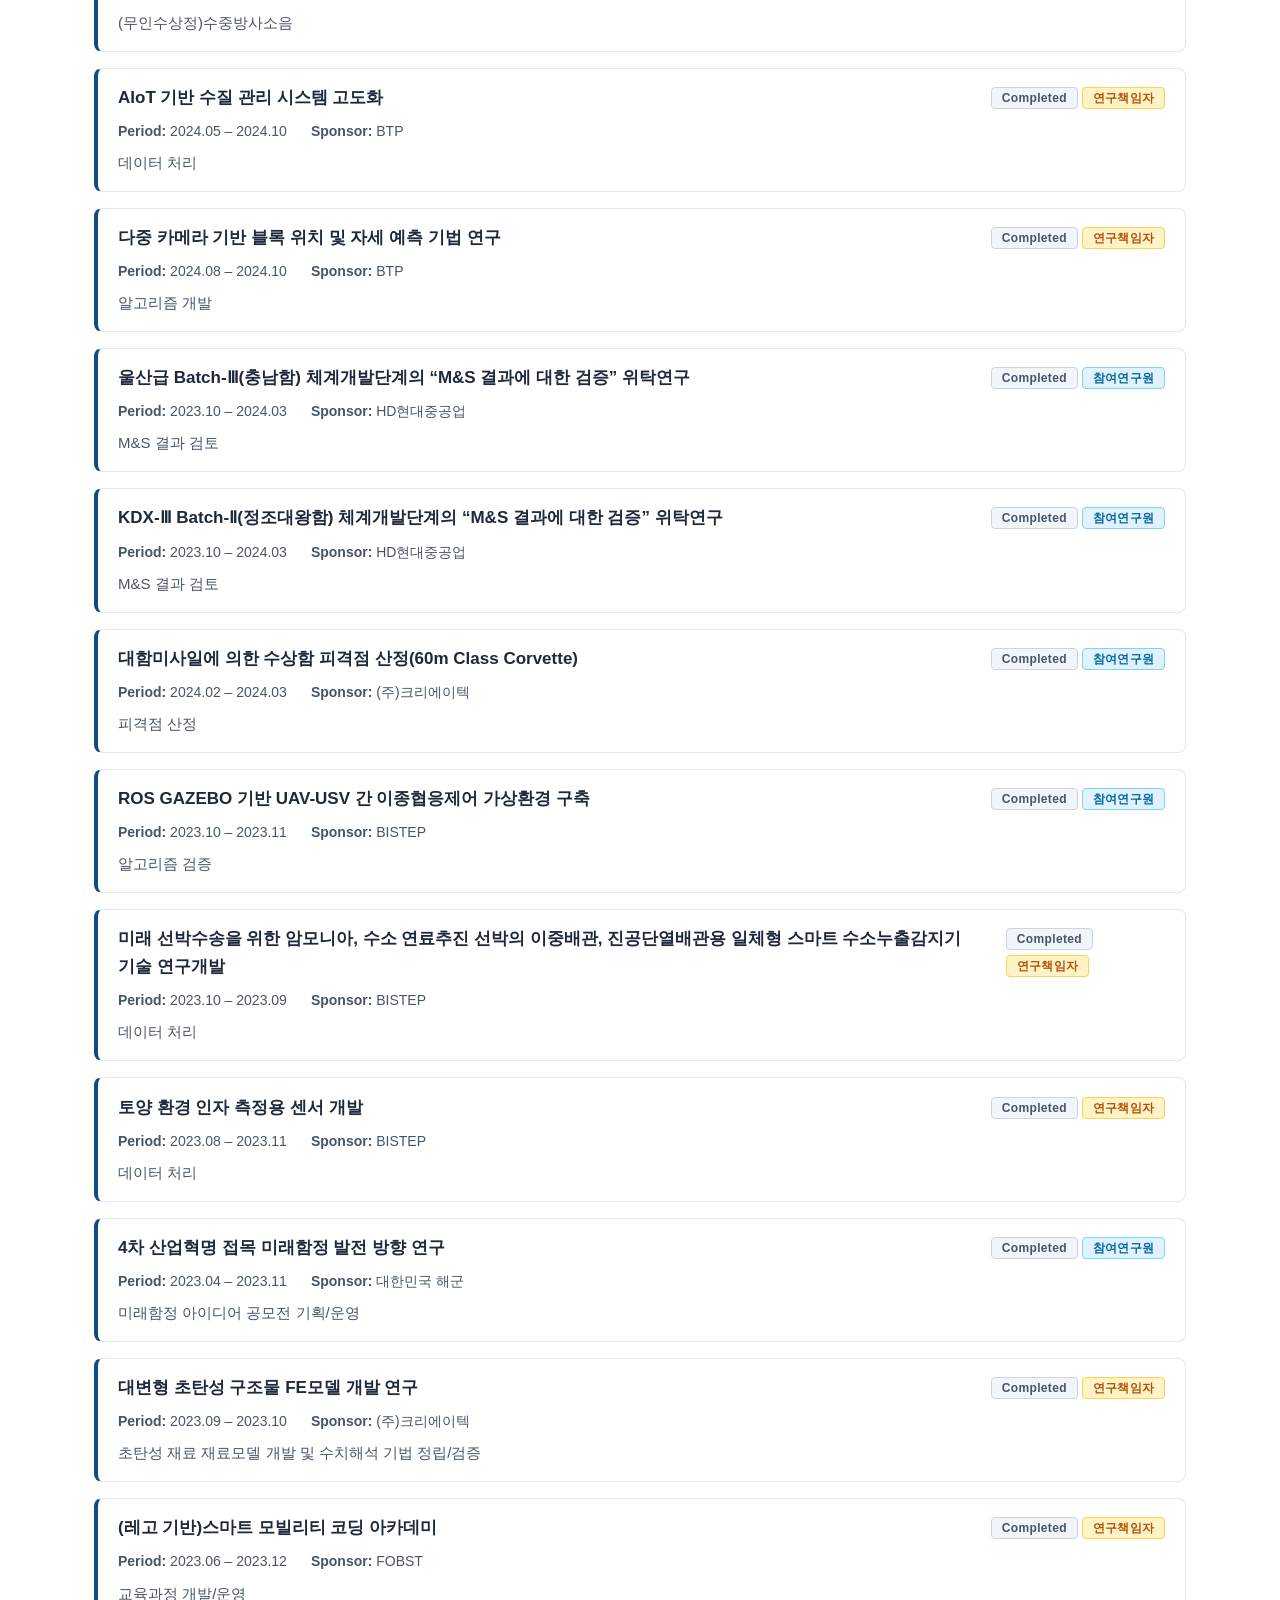
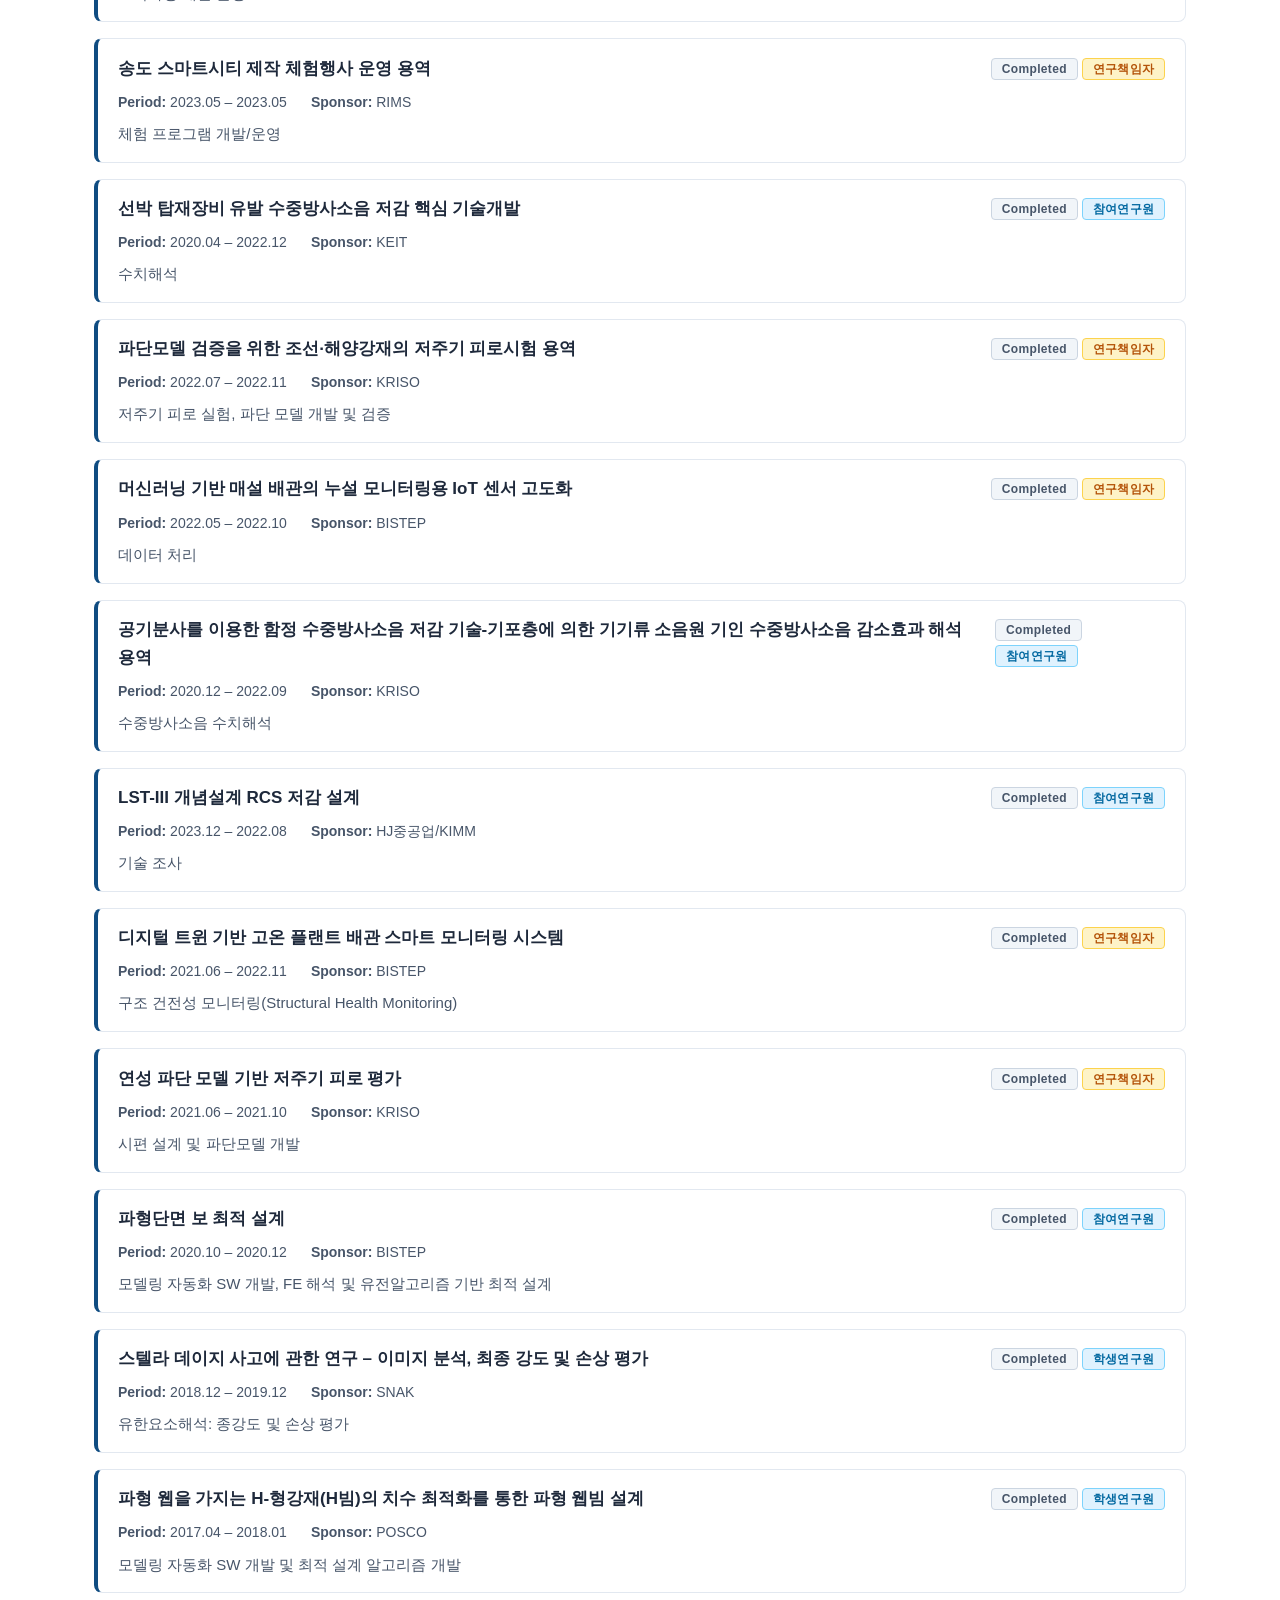
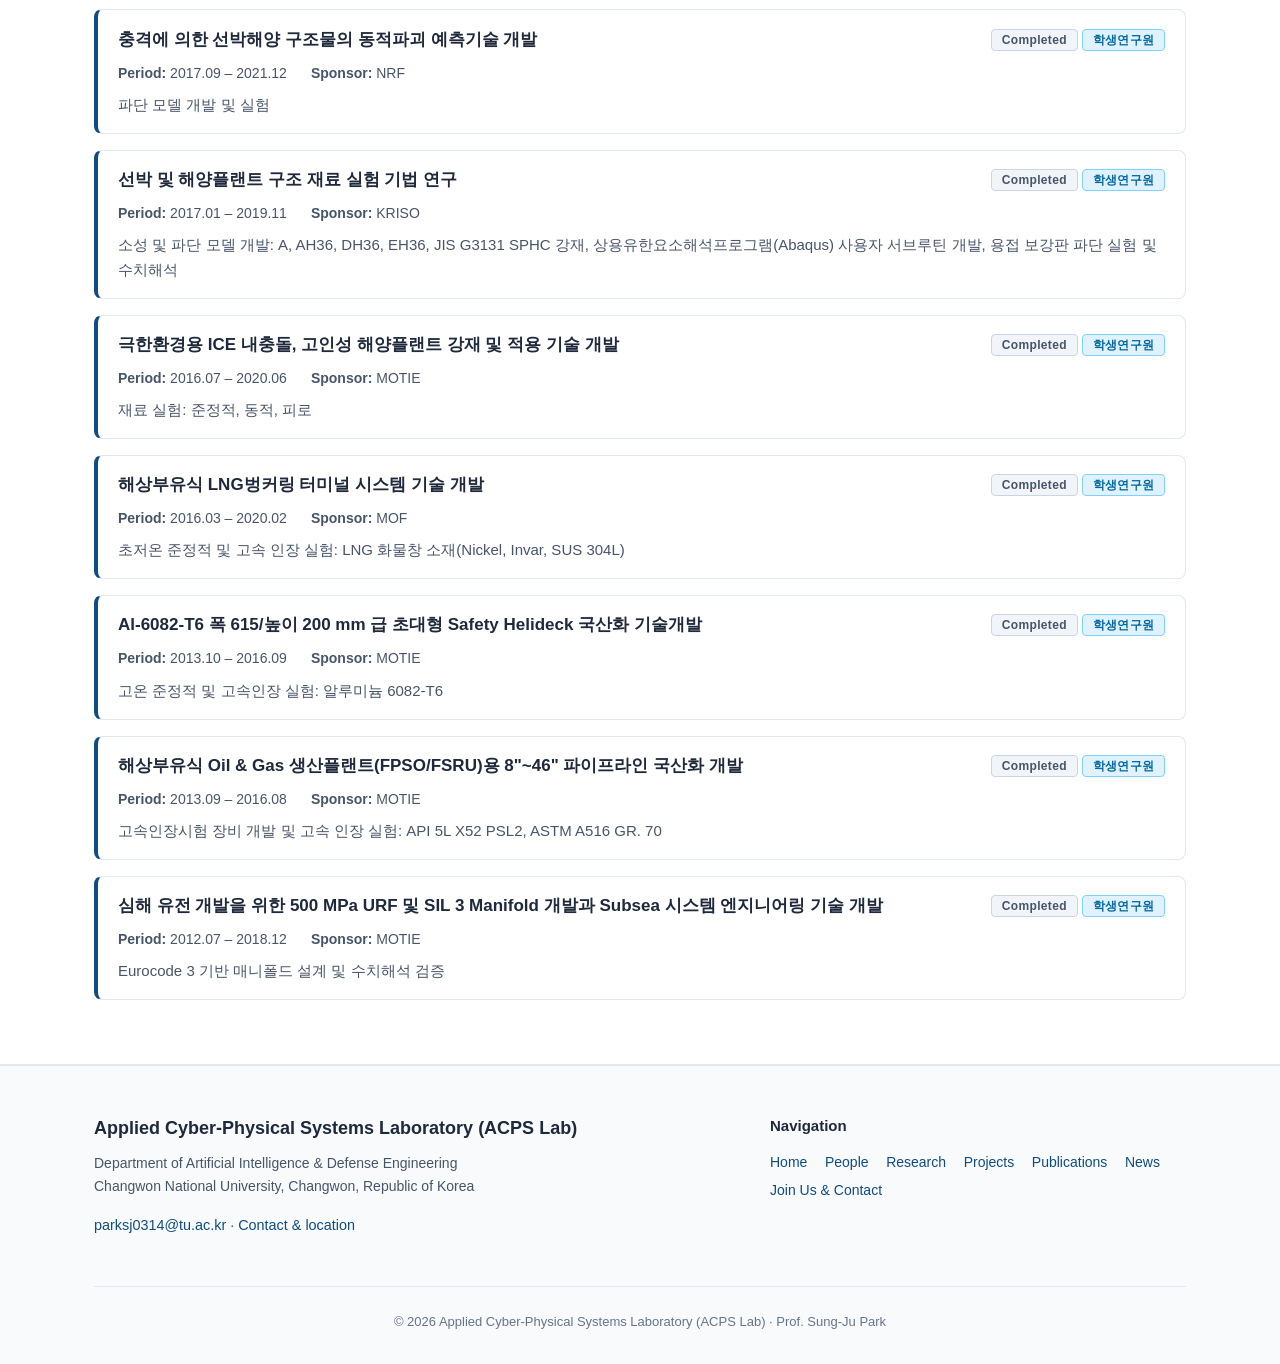
<file: projects.html>
<!DOCTYPE html>
<html lang="en">
<head>
  <meta charset="UTF-8">
  <meta name="viewport" content="width=device-width, initial-scale=1.0">
  <title>Projects — ACPS Lab | Changwon National University</title>
  <meta name="description" content="Complete listing of national, defense, and industrial research projects led or participated in by Prof. Sung-Ju Park.">
  <link rel="stylesheet" href="css/style.css?v=20261102a">
  <!-- Link previews (KakaoTalk, Slack, social media) -->
  <meta property="og:type" content="website">
  <meta property="og:site_name" content="ACPS Lab">
  <meta property="og:title" content="Projects — ACPS Lab | Changwon National University">
  <meta property="og:description" content="Complete listing of national, defense, and industrial research projects led or participated in by Prof. Sung-Ju Park.">
  <meta property="og:url" content="https://acps-lab-cwnu.github.io/projects.html">
  <link rel="canonical" href="https://acps-lab-cwnu.github.io/projects.html">
  <meta property="og:image" content="https://acps-lab-cwnu.github.io/images/og-image.png">
  <meta property="og:image:width" content="1200">
  <meta property="og:image:height" content="630">
  <meta property="og:image:alt" content="ACPS Lab logo">
  <meta property="og:locale" content="en_US">
  <meta name="twitter:card" content="summary_large_image">
  <meta name="twitter:image" content="https://acps-lab-cwnu.github.io/images/og-image.png">
  <link rel="apple-touch-icon" href="images/apple-touch-icon.png">
  <link rel="icon" href="images/logo-icon.svg" type="image/svg+xml">
</head>
<body data-page="projects">

  <!-- Site Header & Nav -->
  <header class="site-head">
    <div class="site-head-inner">
      <a class="brand" href="index.html">
        <picture><source srcset="images/logo-mark-dark.svg" media="(prefers-color-scheme: dark)"><img class="brand-logo" src="images/logo-mark.svg" alt="ACPS Lab" width="33" height="38"></picture>
        <span class="brand-text">Applied Cyber-Physical Systems Lab</span><span class="brand-short">ACPS Lab</span>
      </a>
      <button class="nav-toggle" aria-label="Open menu" aria-expanded="false" aria-controls="site-nav">&#9776;</button>
      <nav class="site-nav" id="site-nav" aria-label="Main navigation">
        <a href="index.html">Home</a>
        <a href="people.html">People</a>
        <a href="research.html">Research</a>
        <a href="projects.html">Projects</a>
        <a href="publications.html">Publications</a>
        <a href="news.html">News</a>
        <a href="contact.html">Join Us &amp; Contact</a>
      </nav>
    </div>
  </header>

  <!-- Page Banner -->
  <section style="background: var(--bg-soft); padding: 3rem 0; border-bottom: 1px solid var(--rule);">
    <div class="wrap">
      <span class="section-label">Grants & Industry Contracts</span>
      <h1>Research Projects &amp; Grants</h1>
      <p class="count-line"><strong><span data-count="pi"></span></strong> as principal investigator &middot; <strong><span data-count="projects"></span></strong> in total including participation</p>
      <p style="color: var(--ink-soft); max-width: var(--measure); margin-bottom: 0;">
        Funded by the Korea Research Institute for Defense Technology Planning and Advancement (KRIT, under DAPA), Republic of Korea Navy, Hanwha Ocean, HD Hyundai Heavy Industries, KRISO, NRF, KIMST, NIFS, and local government bodies.
      </p>
    </div>
  </section>

  <!-- Projects List with Filters -->
  <section class="section">
    <div class="wrap">
      
      <!-- Filter Bar (Ongoing vs Completed only) -->
      <div class="filter-bar">
        <button class="filter-btn active" data-filter="all">All Projects (<span data-count="projects"></span>)</button>
        <button class="filter-btn" data-filter="ongoing">Ongoing (<span data-count="ongoing"></span>)</button>
        <button class="filter-btn" data-filter="completed">Completed (<span data-count="completed"></span>)</button>
        <button class="filter-btn" data-filter="pi">As PI (<span data-count="pi"></span>)</button>

        <div class="search-box">
          <label class="sr-only" for="project-search">Search projects</label>
          <input type="search" id="project-search" class="search-input" placeholder="Search by title, sponsor or role...">
        </div>
      </div>

      <!-- Project Cards -->
      <h2 class="sr-only">Project list</h2>
      <div class="thrust-note" id="thrust-note" hidden></div>
      <div class="project-list" id="project-list"></div>
      <p class="no-results" hidden>No matching projects.</p>
    </div>
  </section>

  <!-- Site Footer -->
  <footer class="site-foot">
    <div class="wrap">
      <div class="foot-inner">
        <div class="foot-brand">
          <p class="foot-title">Applied Cyber-Physical Systems Laboratory (ACPS Lab)</p>
          <p>Department of Artificial Intelligence &amp; Defense Engineering<br>Changwon National University, Changwon, Republic of Korea</p>
          <p class="foot-contact"><a href="mailto:parksj0314@tu.ac.kr">parksj0314@tu.ac.kr</a> · <a href="contact.html">Contact &amp; location</a></p>
        </div>
        <div class="foot-links">
          <p class="foot-subtitle">Navigation</p>
          <ul>
            <li><a href="index.html">Home</a></li>
            <li><a href="people.html">People</a></li>
            <li><a href="research.html">Research</a></li>
            <li><a href="projects.html">Projects</a></li>
            <li><a href="publications.html">Publications</a></li>
            <li><a href="news.html">News</a></li>
            <li><a href="contact.html">Join Us &amp; Contact</a></li>
          </ul>
        </div>
      </div>
      <div class="foot-copy">
        &copy; 2026 Applied Cyber-Physical Systems Laboratory (ACPS Lab) · Prof. Sung-Ju Park
      </div>
    </div>
  </footer>

  <script src="data/projects.js?v=20261102a"></script>
  <script src="js/main.js?v=20261102a"></script>
</body>
</html>
</file>
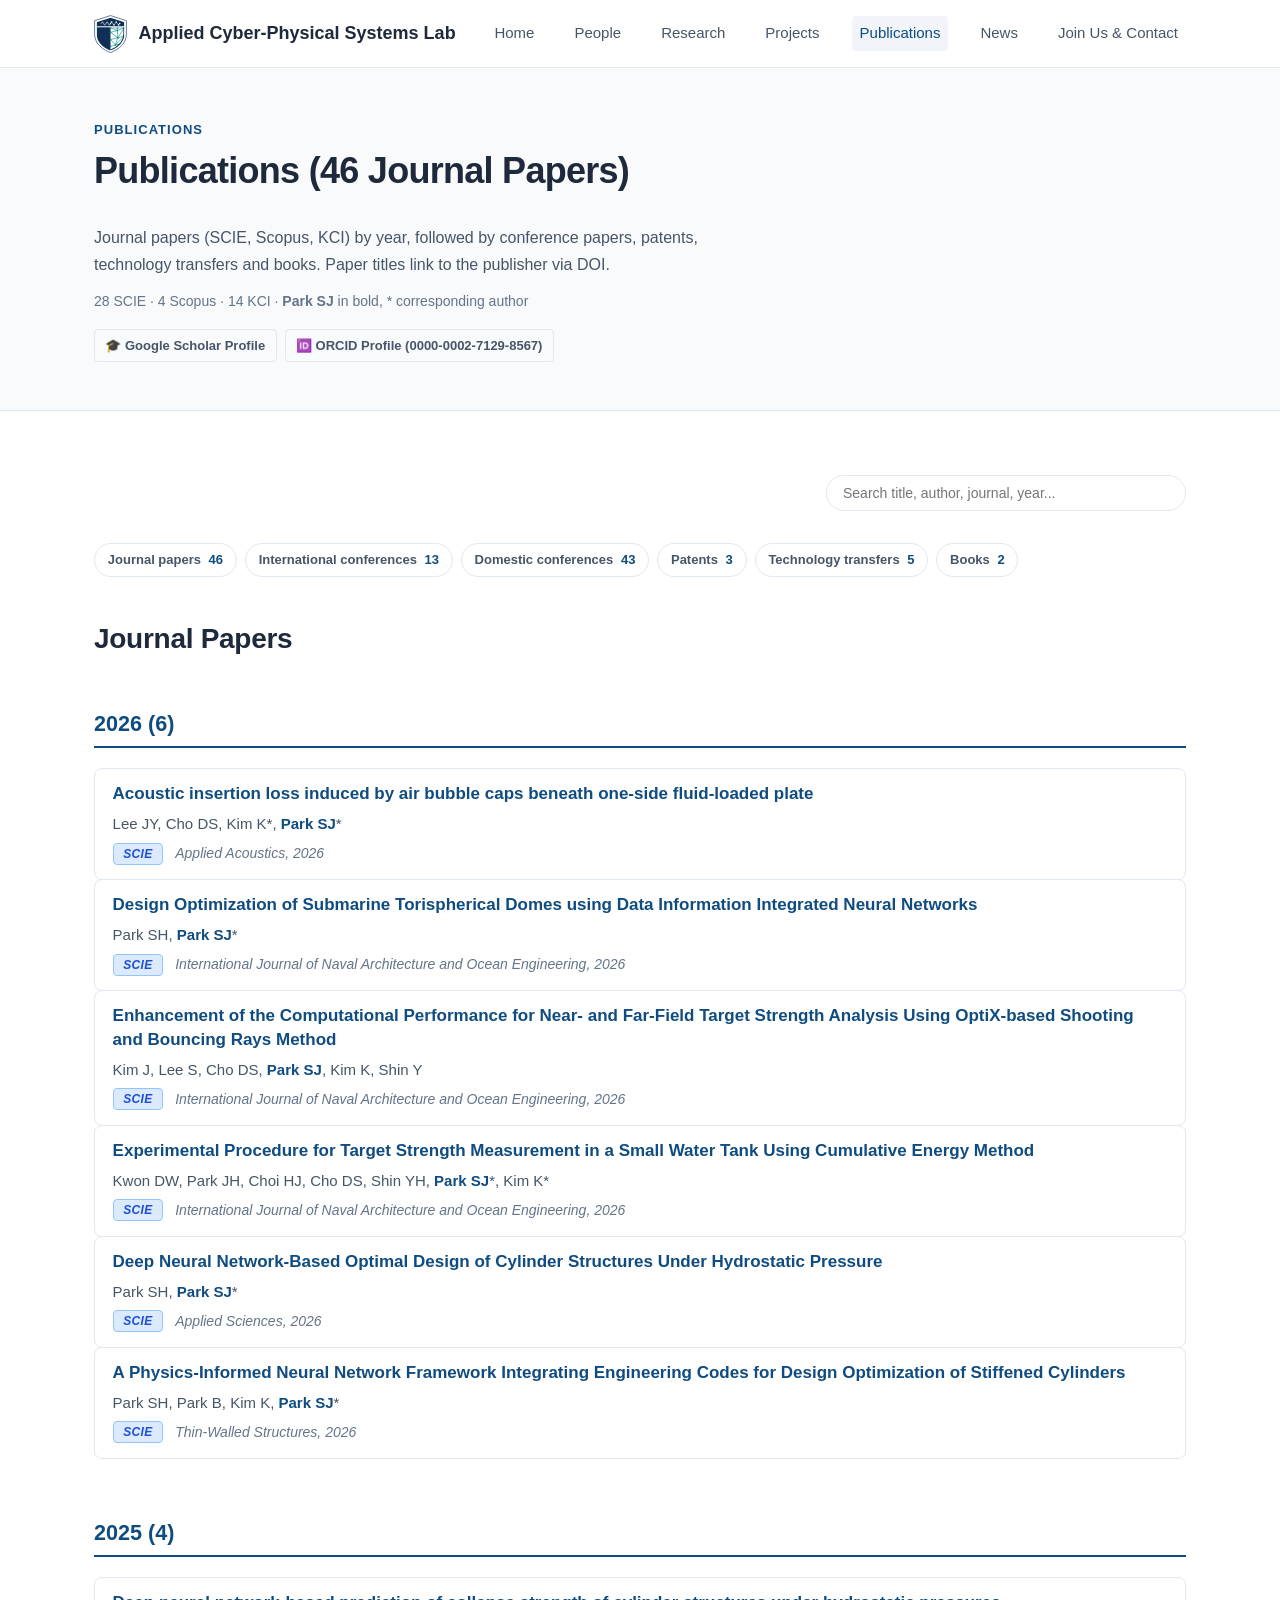
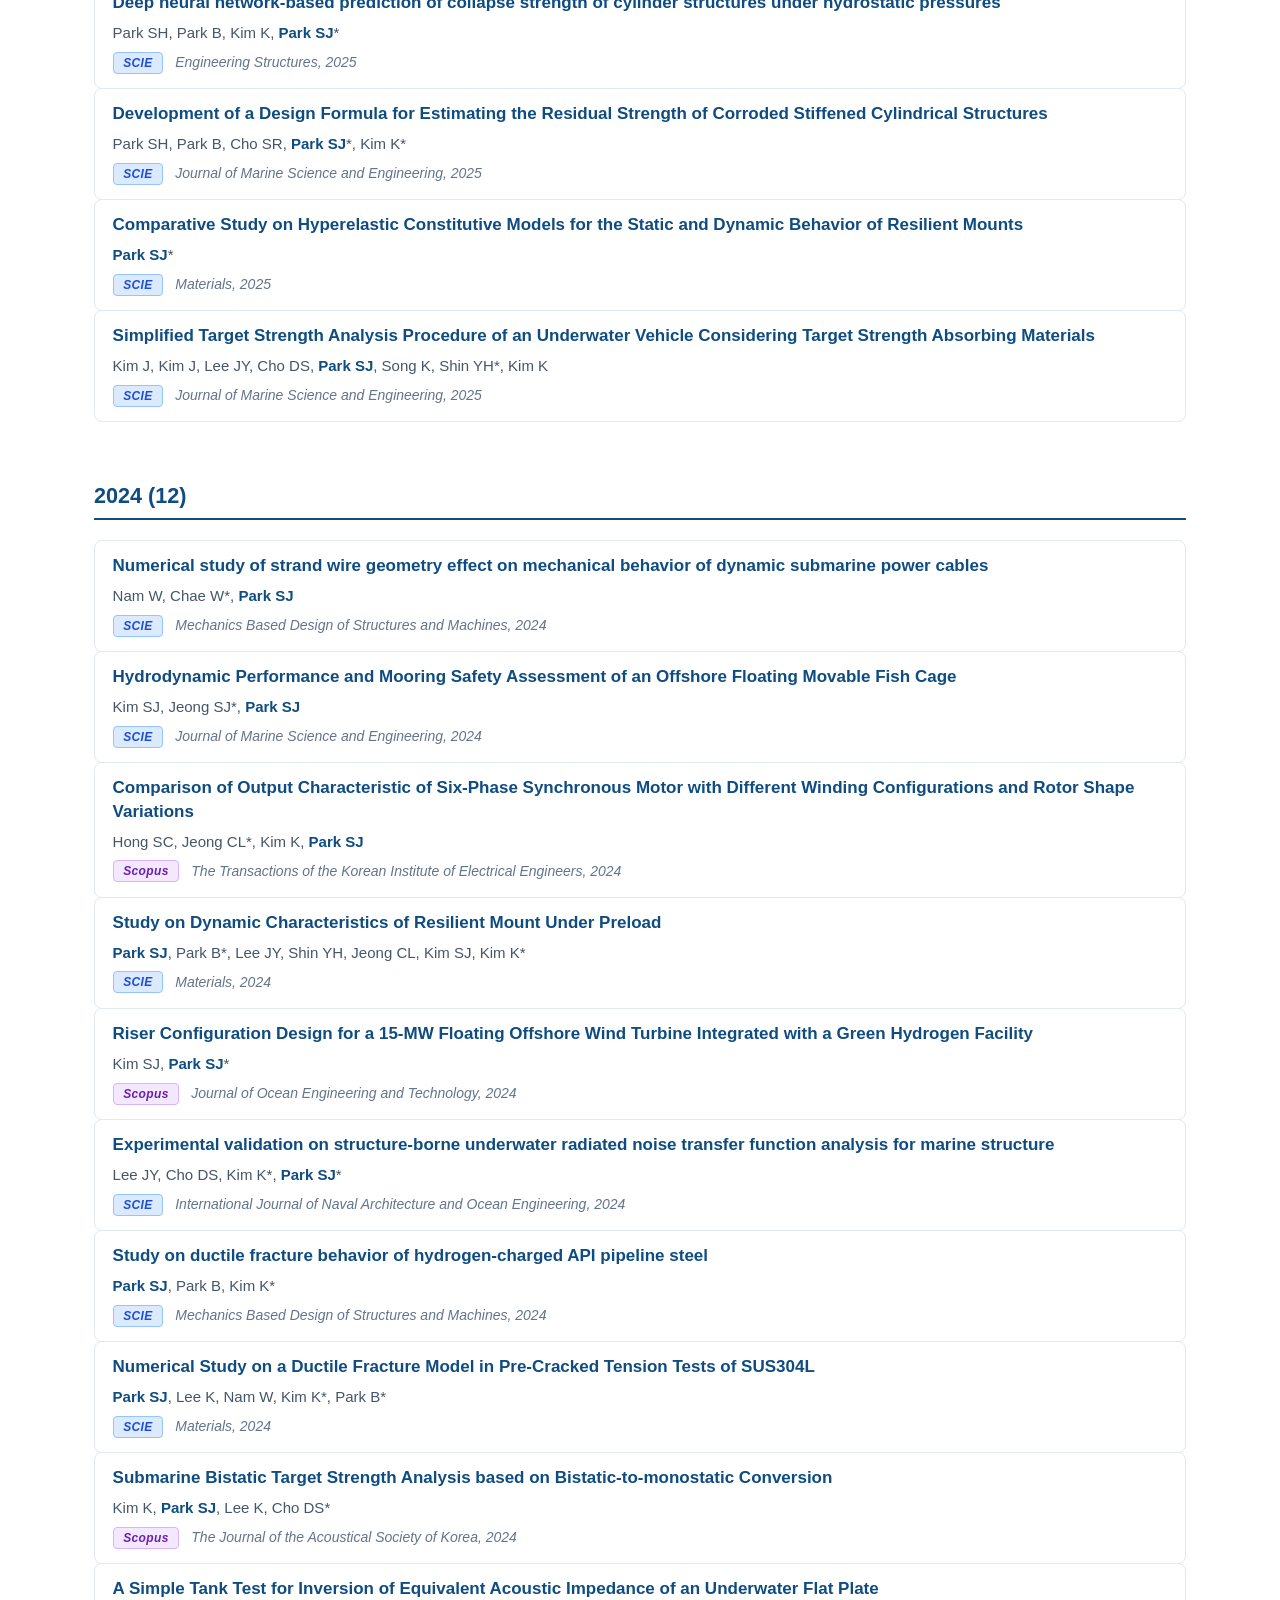
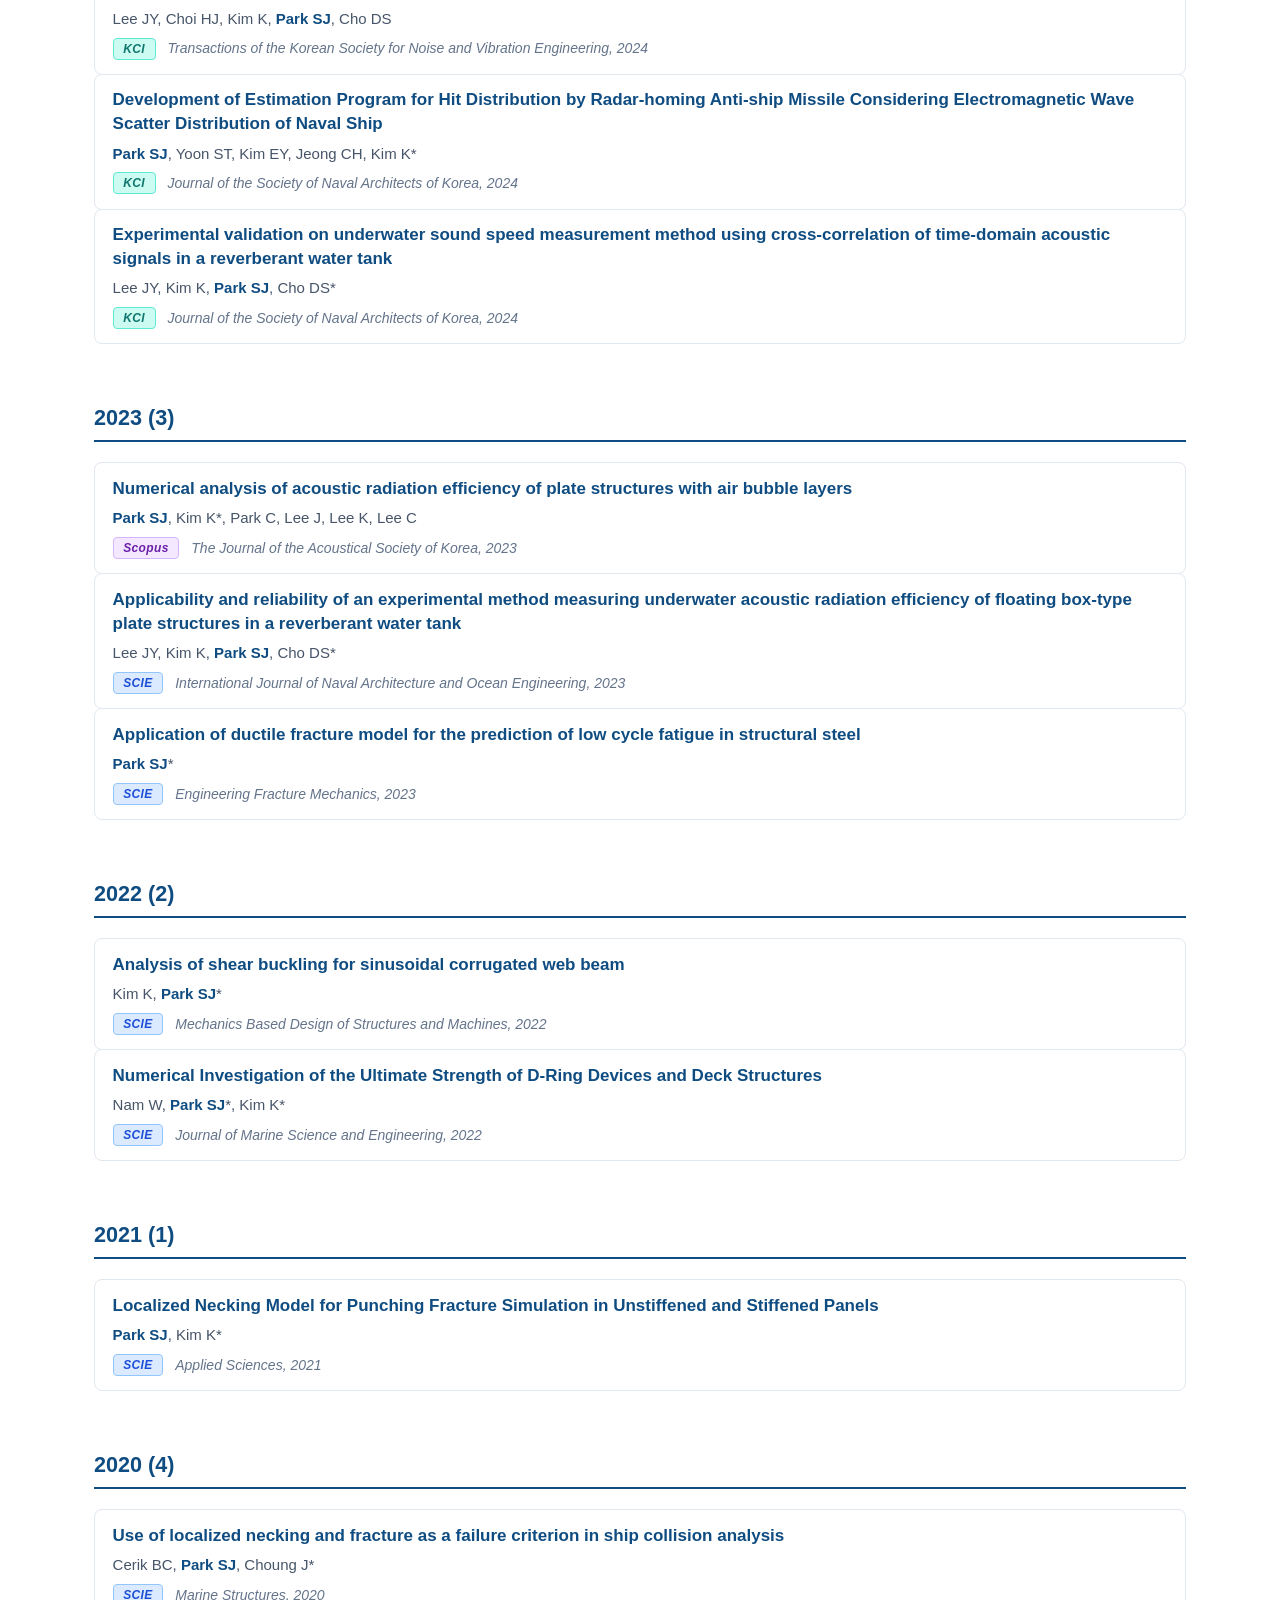
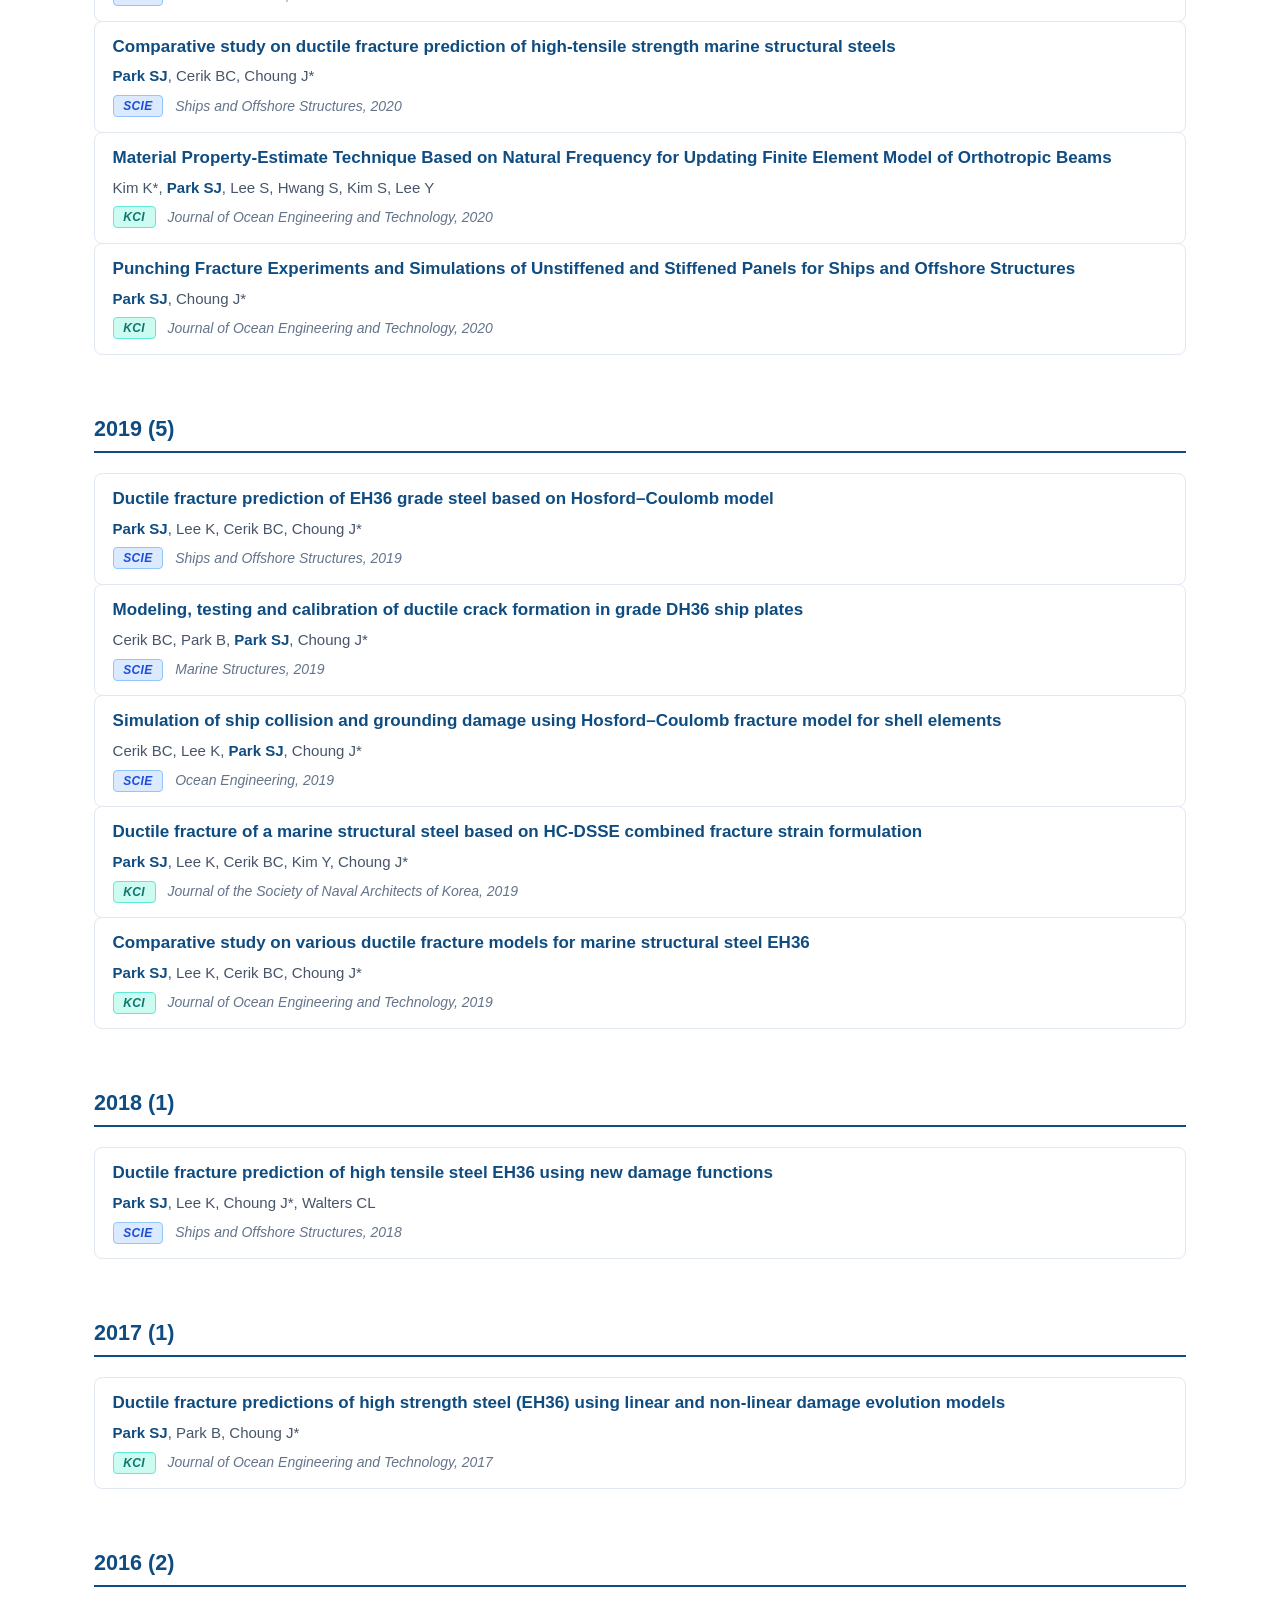
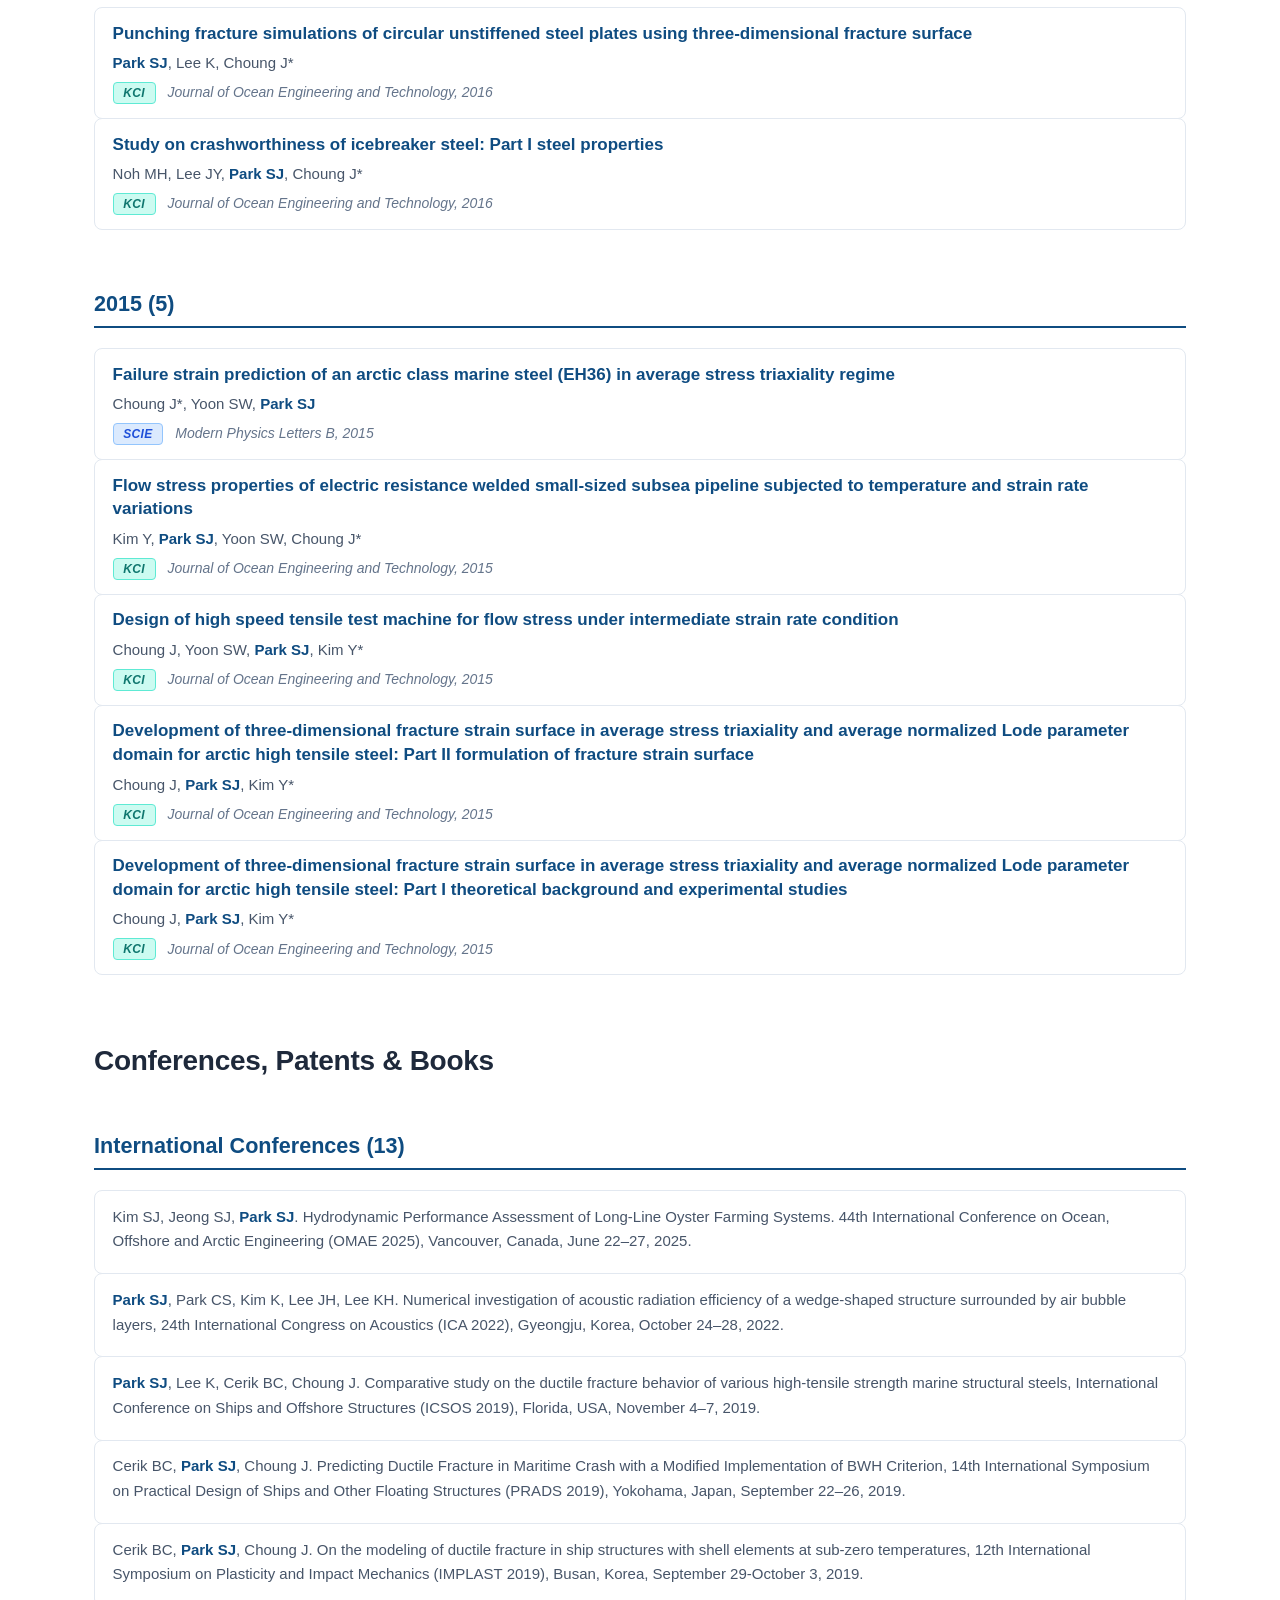
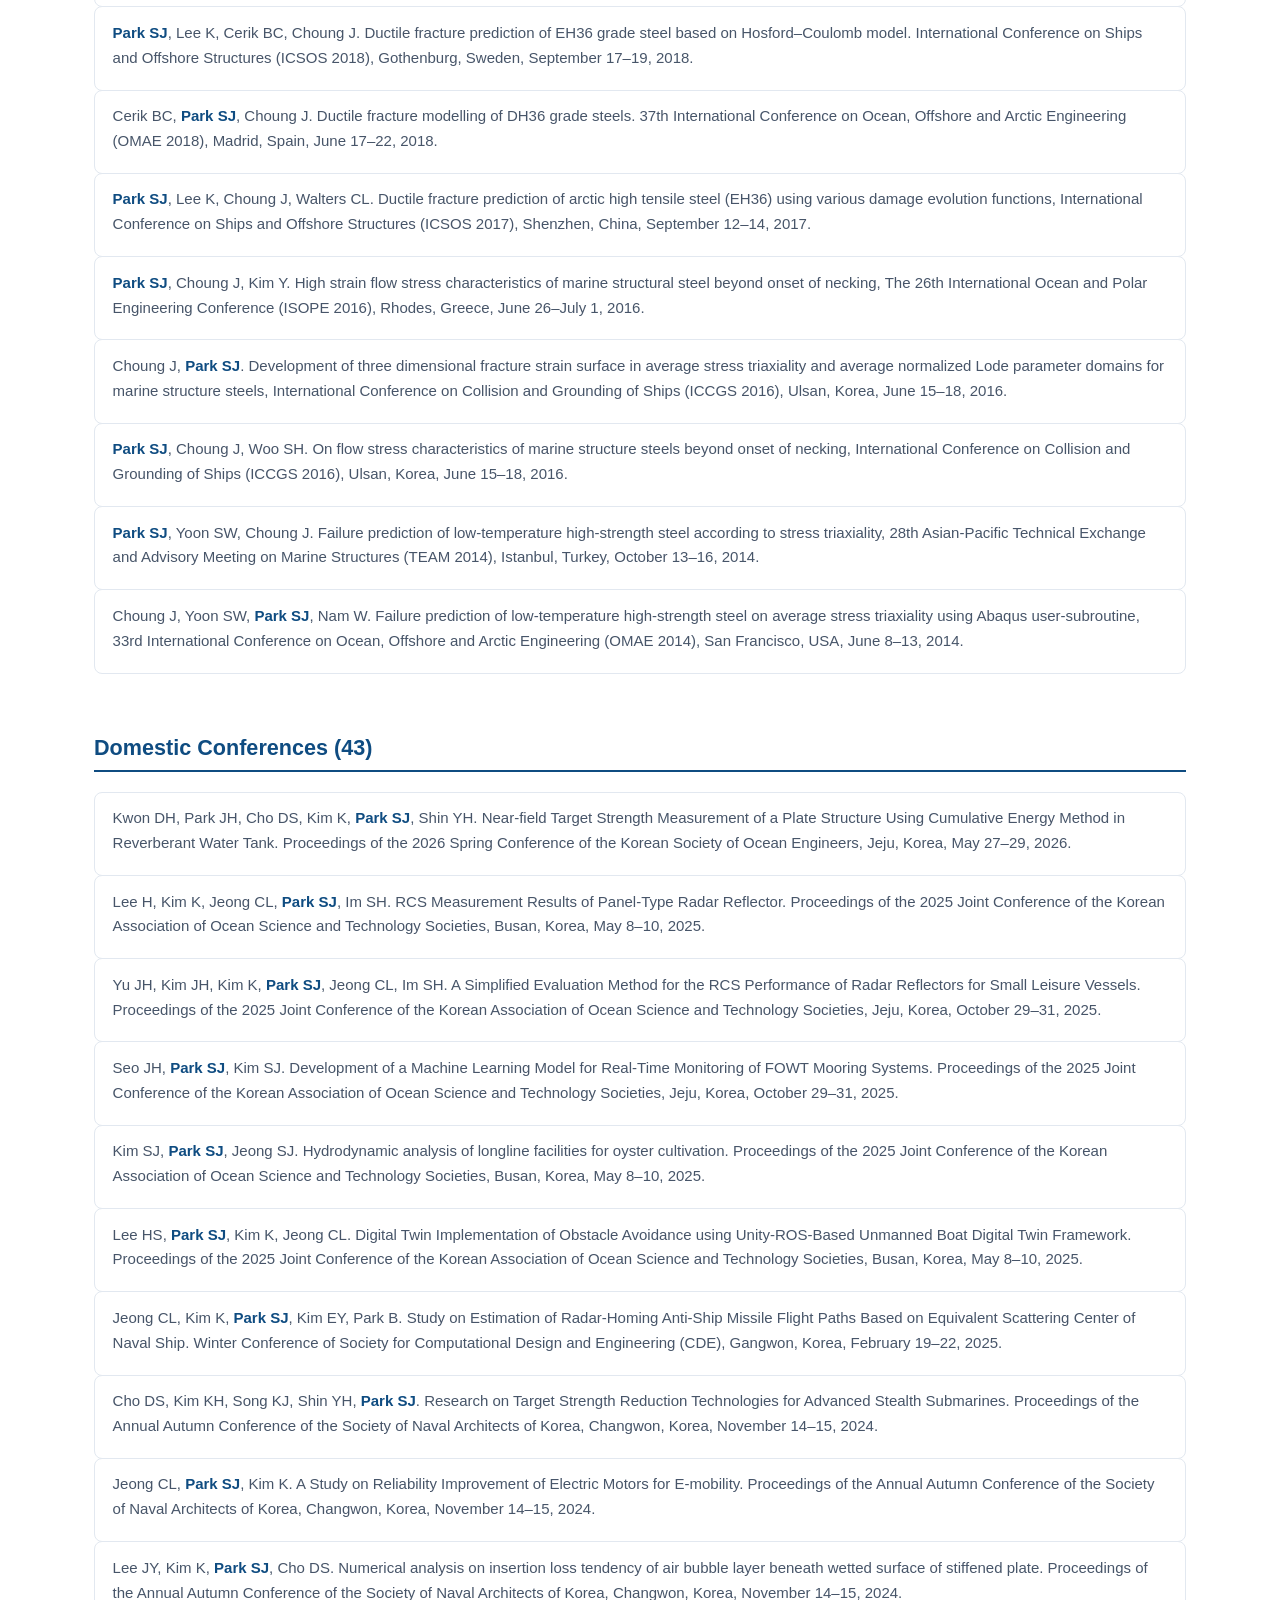
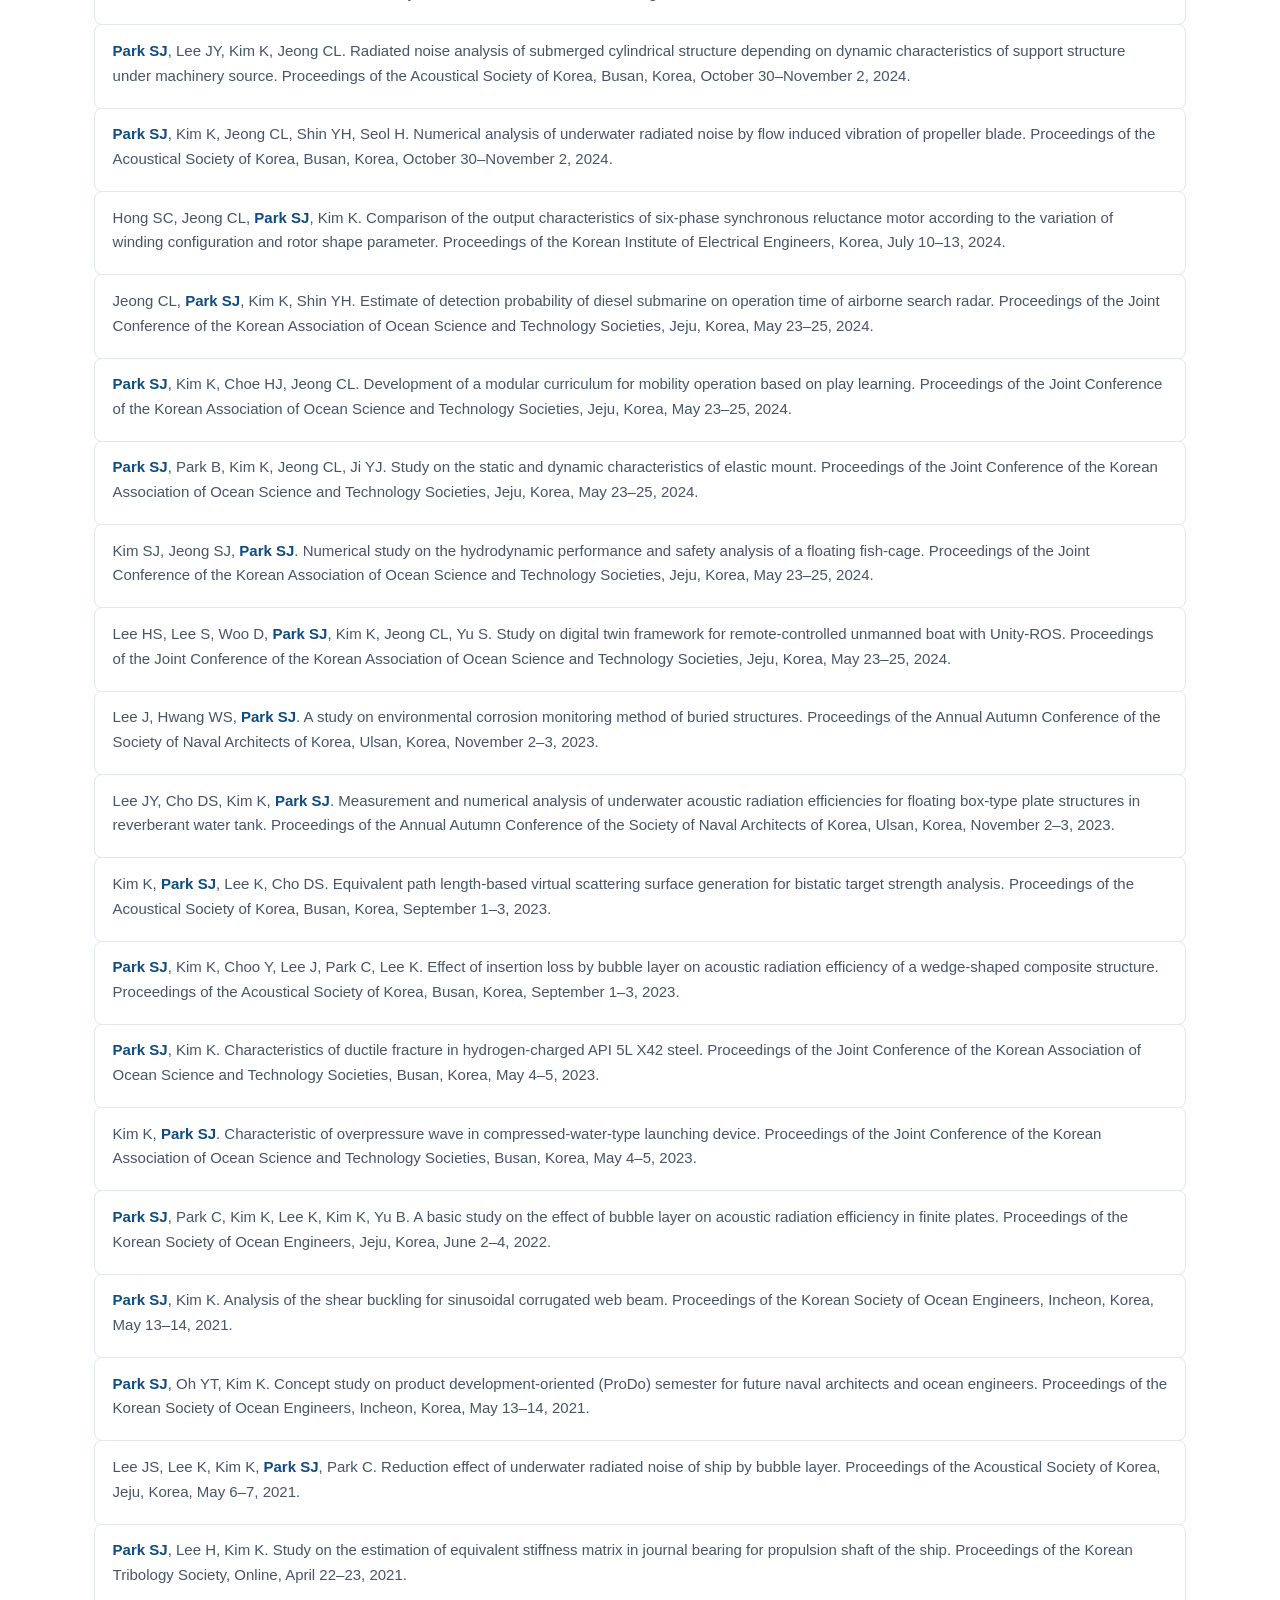
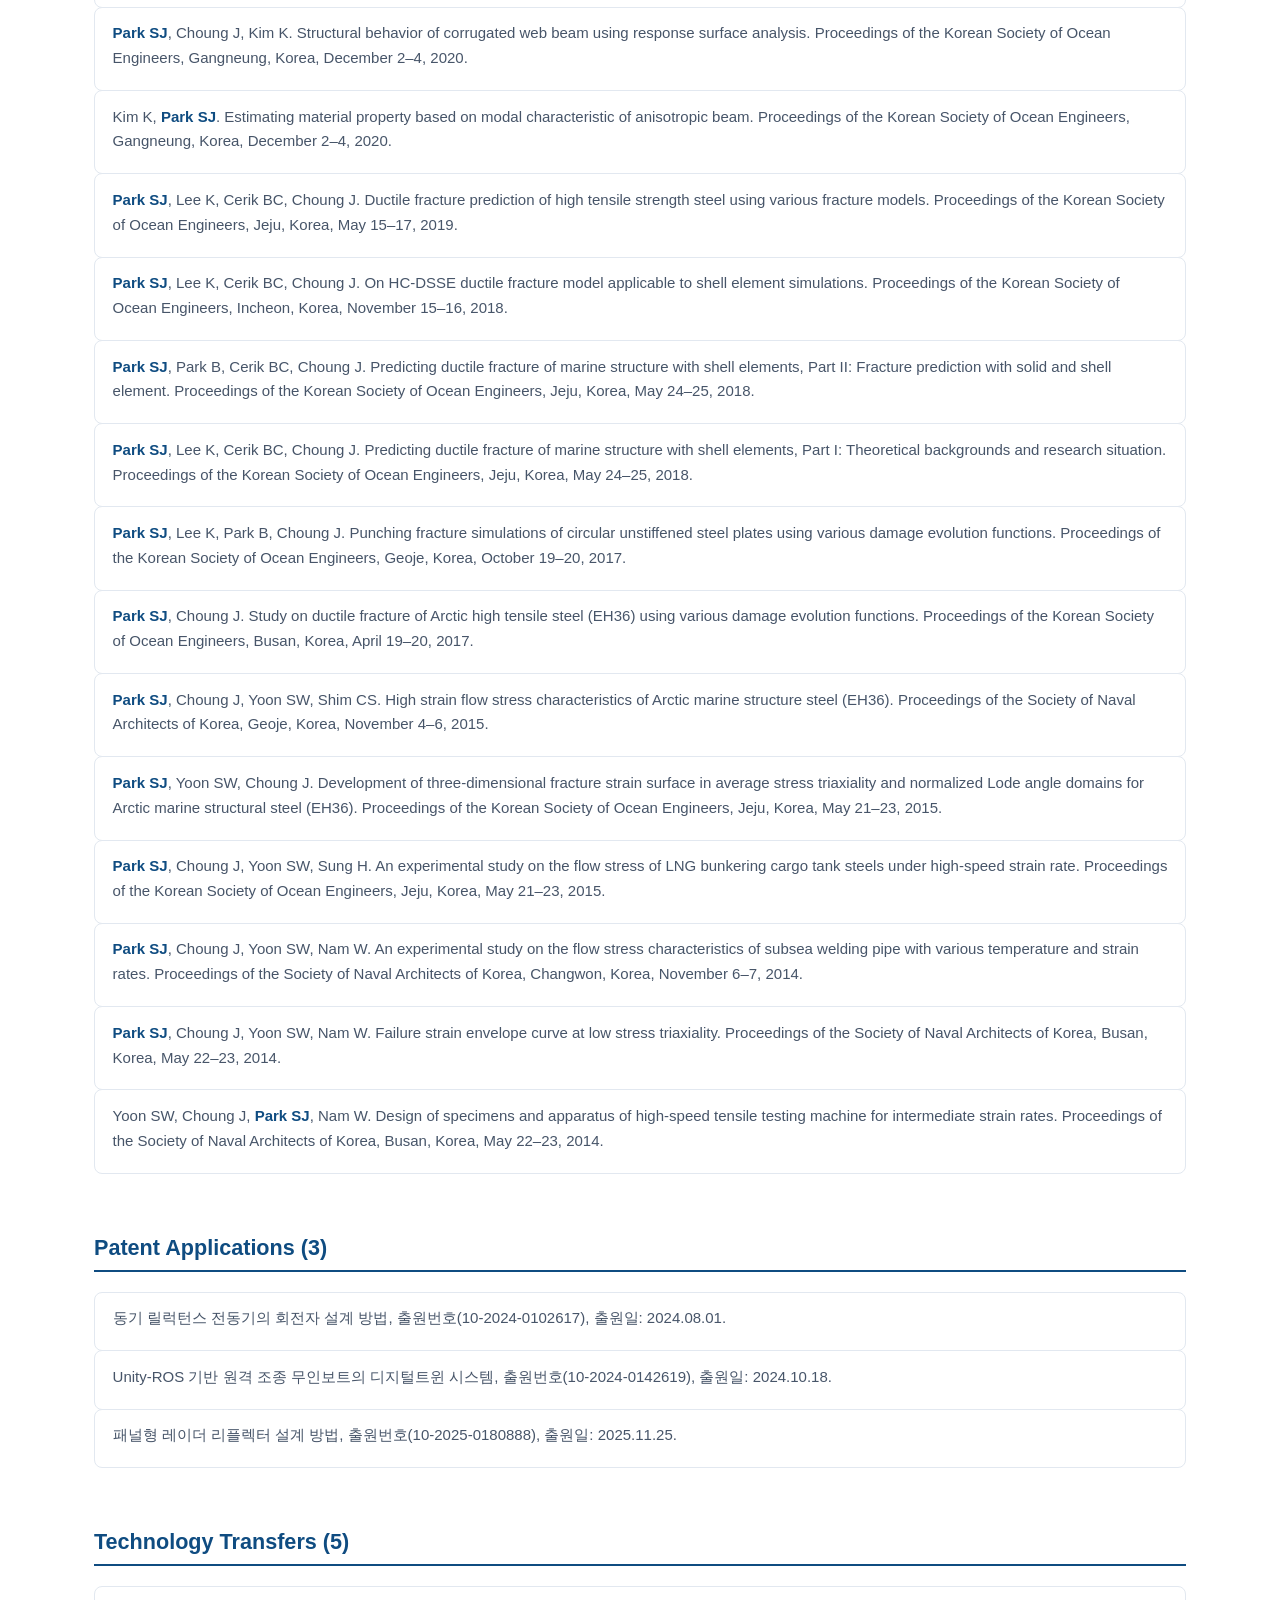
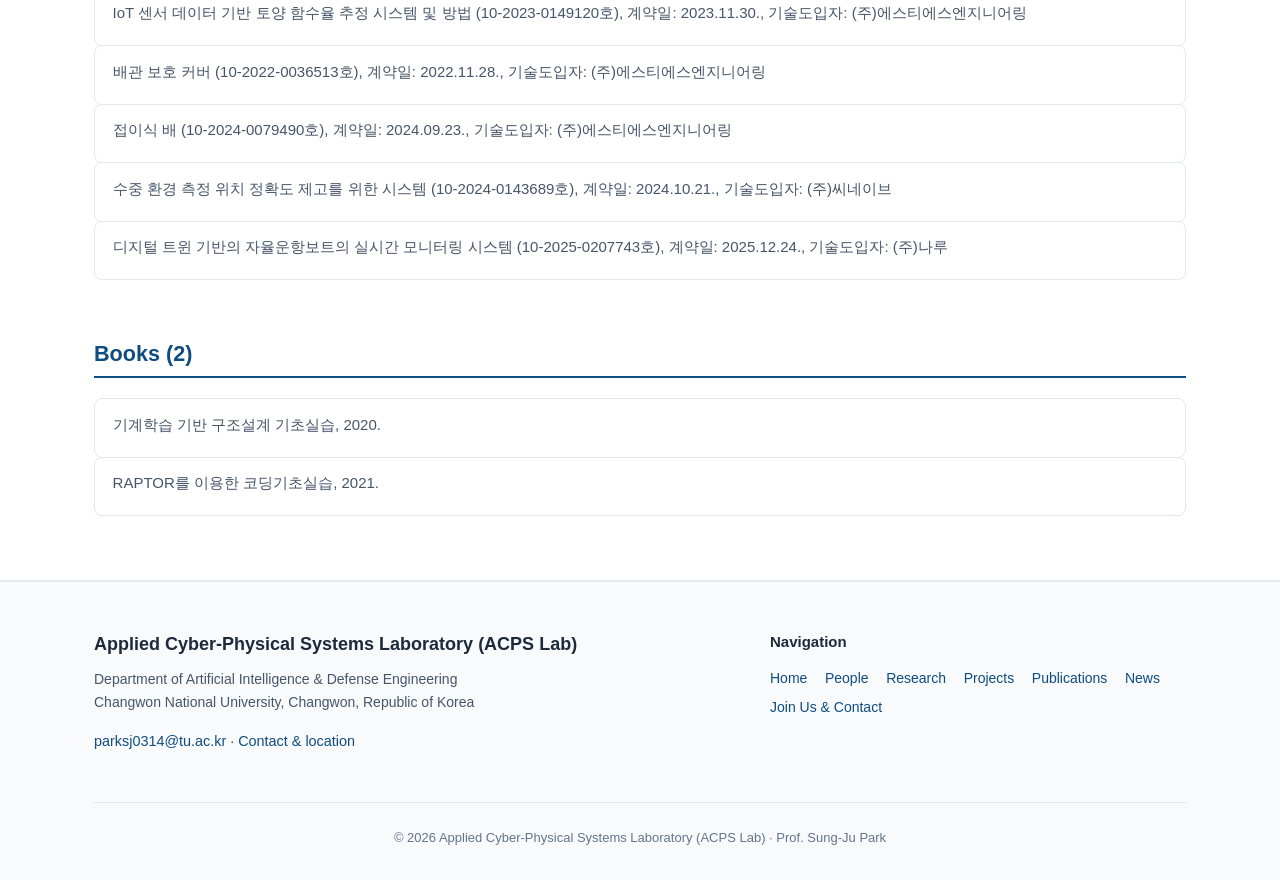
<file: publications.html>
<!DOCTYPE html>
<html lang="en">
<head>
  <meta charset="UTF-8">
  <meta name="viewport" content="width=device-width, initial-scale=1.0">
  <title>Publications — ACPS Lab | Changwon National University</title>
  <meta name="description" content="Journal papers (SCIE, Scopus, KCI), conference papers, patents, technology transfers and books of Prof. Sung-Ju Park and the ACPS Lab.">
  <link rel="stylesheet" href="css/style.css?v=20261102a">
  <!-- Link previews (KakaoTalk, Slack, social media) -->
  <meta property="og:type" content="website">
  <meta property="og:site_name" content="ACPS Lab">
  <meta property="og:title" content="Publications — ACPS Lab | Changwon National University">
  <meta property="og:description" content="Journal papers (SCIE, Scopus, KCI), conference papers, patents, technology transfers and books of Prof. Sung-Ju Park and the ACPS Lab.">
  <meta property="og:url" content="https://acps-lab-cwnu.github.io/publications.html">
  <link rel="canonical" href="https://acps-lab-cwnu.github.io/publications.html">
  <meta property="og:image" content="https://acps-lab-cwnu.github.io/images/og-image.png">
  <meta property="og:image:width" content="1200">
  <meta property="og:image:height" content="630">
  <meta property="og:image:alt" content="ACPS Lab logo">
  <meta property="og:locale" content="en_US">
  <meta name="twitter:card" content="summary_large_image">
  <meta name="twitter:image" content="https://acps-lab-cwnu.github.io/images/og-image.png">
  <link rel="apple-touch-icon" href="images/apple-touch-icon.png">
  <link rel="icon" href="images/logo-icon.svg" type="image/svg+xml">
</head>
<body data-page="publications">

  <!-- Site Header & Nav -->
  <header class="site-head">
    <div class="site-head-inner">
      <a class="brand" href="index.html">
        <picture><source srcset="images/logo-mark-dark.svg" media="(prefers-color-scheme: dark)"><img class="brand-logo" src="images/logo-mark.svg" alt="ACPS Lab" width="33" height="38"></picture>
        <span class="brand-text">Applied Cyber-Physical Systems Lab</span><span class="brand-short">ACPS Lab</span>
      </a>
      <button class="nav-toggle" aria-label="Open menu" aria-expanded="false" aria-controls="site-nav">&#9776;</button>
      <nav class="site-nav" id="site-nav" aria-label="Main navigation">
        <a href="index.html">Home</a>
        <a href="people.html">People</a>
        <a href="research.html">Research</a>
        <a href="projects.html">Projects</a>
        <a href="publications.html">Publications</a>
        <a href="news.html">News</a>
        <a href="contact.html">Join Us &amp; Contact</a>
      </nav>
    </div>
  </header>

  <!-- Page Banner -->
  <section style="background: var(--bg-soft); padding: 3rem 0; border-bottom: 1px solid var(--rule);">
    <div class="wrap">
      <span class="section-label">Publications</span>
      <h1>Publications (<span data-count="journal"></span> Journal Papers)</h1>
      <p style="color: var(--ink-soft); max-width: var(--measure); margin-bottom: 0.75rem;">
        Journal papers (SCIE, Scopus, KCI) by year, followed by conference papers, patents, technology transfers and books. Paper titles link to the publisher via DOI.
      </p>
      <p class="pub-legend"><span data-count="scie"></span> SCIE &middot; <span data-count="scopus"></span> Scopus &middot; <span data-count="kci"></span> KCI &middot; <strong>Park SJ</strong> in bold, * corresponding author</p>
      <div class="scholar-links">
        <a href="https://scholar.google.com/citations?user=t3eiesQAAAAJ&hl=ko" target="_blank" rel="noopener" class="scholar-badge">🎓 Google Scholar Profile</a>
        <a href="https://orcid.org/0000-0002-7129-8567" target="_blank" rel="noopener" class="scholar-badge">🆔 ORCID Profile (0000-0002-7129-8567)</a>
      </div>
    </div>
  </section>

  <!-- Main Content -->
  <section class="section">
    <div class="wrap">
      
      <!-- Live Search Box -->
      <div style="margin-bottom: 2rem; display: flex; justify-content: flex-end;">
        <div class="search-box" style="max-width: 360px; width: 100%;">
          <label class="sr-only" for="pub-search">Search publications</label>
          <input type="search" id="pub-search" class="search-input" placeholder="Search title, author, journal, year...">
        </div>
      </div>

      <div class="thrust-note" id="thrust-note" hidden></div>
      <div class="pub-list" id="pub-list"></div>
      <p class="no-results" hidden>No matching publications.</p>
    </div>
  </section>

  <!-- Site Footer -->
  <footer class="site-foot">
    <div class="wrap">
      <div class="foot-inner">
        <div class="foot-brand">
          <p class="foot-title">Applied Cyber-Physical Systems Laboratory (ACPS Lab)</p>
          <p>Department of Artificial Intelligence &amp; Defense Engineering<br>Changwon National University, Changwon, Republic of Korea</p>
          <p class="foot-contact"><a href="mailto:parksj0314@tu.ac.kr">parksj0314@tu.ac.kr</a> · <a href="contact.html">Contact &amp; location</a></p>
        </div>
        <div class="foot-links">
          <p class="foot-subtitle">Navigation</p>
          <ul>
            <li><a href="index.html">Home</a></li>
            <li><a href="people.html">People</a></li>
            <li><a href="research.html">Research</a></li>
            <li><a href="projects.html">Projects</a></li>
            <li><a href="publications.html">Publications</a></li>
            <li><a href="news.html">News</a></li>
            <li><a href="contact.html">Join Us &amp; Contact</a></li>
          </ul>
        </div>
      </div>
      <div class="foot-copy">
        &copy; 2026 Applied Cyber-Physical Systems Laboratory (ACPS Lab) · Prof. Sung-Ju Park
      </div>
    </div>
  </footer>

  <script src="data/publications.js?v=20261102a"></script>
  <script src="js/main.js?v=20261102a"></script>
</body>
</html>
</file>
<file: css/style.css>
/* ==========================================================================
   Applied Cyber-Physical Systems Laboratory (ACPS Lab) — Prof. Sung-Ju Park
   Department of Artificial Intelligence & Defense Engineering
   Changwon National University
   ========================================================================== */

:root {
  color-scheme: light dark;

  /* Typography */
  --font-sans: -apple-system, BlinkMacSystemFont, "Segoe UI", Roboto, "Helvetica Neue", "Malgun Gothic", "Noto Sans KR", sans-serif;
  --font-mono: SFMono-Regular, Consolas, "Liberation Mono", Menlo, monospace;

  /* Colors - Light Theme */
  --ink: #1e293b;
  --ink-soft: #475569;
  --ink-faint: #64748b;

  --accent: #0f4c81;        /* Oceanic Deep Navy */
  --accent-hover: #032b53;
  --accent-light: #2563eb;
  --accent-bg: #eff6ff;

  --teal: #0d9488;          /* Tech / Digital Twin Teal */
  --teal-bg: #f0fdfa;

  --gold: #d97706;          /* Award Gold */
  --gold-bg: #fffbeb;

  --bg: #ffffff;
  --bg-soft: #f8fafc;
  --bg-inset: #f1f5f9;
  --rule: #e2e8f0;

  /* Dimensions */
  --wide: 1140px;
  --measure: 72ch;
  --radius: 8px;
  --nav-h: 68px;

  /* Elevation */
  --shadow-sm: 0 1px 2px 0 rgba(0, 0, 0, 0.05);
  --shadow: 0 4px 6px -1px rgba(0, 0, 0, 0.08), 0 2px 4px -1px rgba(0, 0, 0, 0.04);
  --shadow-lg: 0 10px 15px -3px rgba(0, 0, 0, 0.1), 0 4px 6px -2px rgba(0, 0, 0, 0.05);
  --transition: all 0.2s cubic-bezier(0.4, 0, 0.2, 1);
}

@media (prefers-color-scheme: dark) {
  :root {
    --ink: #f1f5f9;
    --ink-soft: #cbd5e1;
    --ink-faint: #94a3b8;

    --accent: #38bdf8;
    --accent-hover: #7dd3fc;
    --accent-light: #60a5fa;
    --accent-bg: #0c4a6e;

    --teal: #2dd4bf;
    --teal-bg: #042f2e;

    --gold: #fbbf24;
    --gold-bg: #451a03;

    --bg: #0f172a;
    --bg-soft: #1e293b;
    --bg-inset: #334155;
    --rule: #334155;

    --shadow-sm: 0 1px 2px 0 rgba(0, 0, 0, 0.3);
    --shadow: 0 4px 6px -1px rgba(0, 0, 0, 0.3);
    --shadow-lg: 0 10px 25px -5px rgba(0, 0, 0, 0.4);
  }
}

/* Base Reset */
*, *::before, *::after { box-sizing: border-box; }
html { scroll-behavior: smooth; }

body {
  margin: 0;
  font-family: var(--font-sans);
  font-size: 1rem;
  line-height: 1.65;
  color: var(--ink);
  background-color: var(--bg);
  -webkit-font-smoothing: antialiased;
}

img, video { max-width: 100%; height: auto; display: block; }
a { color: var(--accent); text-decoration: none; transition: var(--transition); }
a:hover { color: var(--accent-hover); text-decoration: underline; }

h1, h2, h3, h4, h5, h6 {
  color: var(--ink);
  line-height: 1.3;
  margin-top: 0;
  font-weight: 700;
}

h1 { font-size: 2.25rem; letter-spacing: -0.02em; }
h2 { font-size: 1.75rem; letter-spacing: -0.01em; margin-bottom: 1rem; }
h3 { font-size: 1.25rem; margin-bottom: 0.5rem; }

p { margin-top: 0; margin-bottom: 1rem; }

/* Layout Containers */
.wrap {
  width: 100%;
  max-width: var(--wide);
  margin-left: auto;
  margin-right: auto;
  padding-left: 1.5rem;
  padding-right: 1.5rem;
}

.section {
  padding: 4rem 0;
  border-bottom: 1px solid var(--rule);
}

.section-tint {
  background-color: var(--bg-soft);
}

.section-head {
  margin-bottom: 2.5rem;
}

.section-label {
  display: inline-block;
  font-size: 0.8125rem;
  font-weight: 700;
  text-transform: uppercase;
  letter-spacing: 0.08em;
  color: var(--accent);
  margin-bottom: 0.5rem;
}

/* Header & Navigation */
.site-head {
  position: sticky;
  top: 0;
  z-index: 100;
  background-color: rgba(255, 255, 255, 0.9);
  backdrop-filter: blur(10px);
  border-bottom: 1px solid var(--rule);
  height: var(--nav-h);
  display: flex;
  align-items: center;
}

@media (prefers-color-scheme: dark) {
  .site-head {
    background-color: rgba(15, 23, 42, 0.9);
  }
}

.site-head-inner {
  display: flex;
  align-items: center;
  justify-content: space-between;
  width: 100%;
  max-width: var(--wide);
  margin: 0 auto;
  padding: 0 1.5rem;
}

.brand {
  display: flex;
  align-items: center;
  gap: 0.75rem;
  font-weight: 700;
  font-size: 1.125rem;
  color: var(--ink);

  text-decoration: none !important;
}

.brand-badge {
  background: linear-gradient(135deg, #0f4c81, #0d9488);
  color: #ffffff;
  padding: 0.2rem 0.5rem;
  border-radius: 4px;
  font-size: 0.75rem;
  font-weight: 800;
  letter-spacing: 0.05em;
}

.brand-sub {
  font-size: 0.875rem;
  color: var(--ink-soft);
  font-weight: 500;
}

.site-nav {
  display: flex;
  gap: 1.5rem;
  align-items: center;
}

.site-nav a {
  color: var(--ink-soft);
  font-weight: 500;
  font-size: 0.9375rem;
  padding: 0.35rem 0.5rem;
  border-radius: 4px;
}

.site-nav a:hover,
.site-nav a.active {
  color: var(--accent);
  background-color: var(--bg-inset);
  text-decoration: none;
}

.nav-toggle {
  display: none;
  background: none;
  border: none;
  font-size: 1.5rem;
  color: var(--ink);
  cursor: pointer;
}

/* Hero Section */
.hero {
  background: linear-gradient(135deg, #0f172a 0%, #0f4c81 50%, #032b53 100%);
  color: #ffffff;
  padding: 4.5rem 0 3.5rem;
  position: relative;
  overflow: hidden;
}

.hero-inner {
  display: grid;
  grid-template-columns: 240px 1fr;
  gap: 3rem;
  align-items: center;
}

.hero-avatar {
  width: 220px;
  height: 280px;
  border-radius: 12px;
  object-fit: cover;
  box-shadow: 0 10px 25px rgba(0,0,0,0.3);
  border: 4px solid rgba(255,255,255,0.2);
}

.hero-eyebrow {
  color: #38bdf8;
  font-weight: 600;
  font-size: 0.9375rem;
  margin-bottom: 0.5rem;
  letter-spacing: 0.03em;
}

.hero h1 {
  color: #ffffff;
  font-size: 2.5rem;
  margin-bottom: 0.5rem;
}

.hero-subtitle {
  font-size: 1.25rem;
  color: #94a3b8;
  font-weight: 500;
  margin-bottom: 1.25rem;
}

.hero-lede {
  font-size: 1.0625rem;
  color: #cbd5e1;
  line-height: 1.7;
  margin-bottom: 1.5rem;
  max-width: var(--measure);
}

.hero-tags {
  display: flex;
  flex-wrap: wrap;
  gap: 0.5rem;
  margin-bottom: 1.75rem;
}

.hero-tag {
  background: rgba(255, 255, 255, 0.12);
  color: #e2e8f0;
  border: 1px solid rgba(255, 255, 255, 0.2);
  padding: 0.25rem 0.75rem;
  border-radius: 20px;
  font-size: 0.8125rem;
  font-weight: 500;
  backdrop-filter: blur(4px);
}

/* Sponsor & Funding Wall */
.sponsor-grid {
  display: flex;
  flex-wrap: wrap;
  gap: 0.85rem;
  justify-content: center;
  align-items: center;
  margin-top: 1.5rem;
}

.sponsor-badge {
  background: var(--bg-soft);
  border: 1px solid var(--rule);
  color: var(--ink-soft);
  padding: 0.5rem 1rem;
  border-radius: 6px;
  font-size: 0.875rem;
  font-weight: 600;
  box-shadow: var(--shadow-sm);
  transition: var(--transition);
}

.sponsor-badge:hover {
  border-color: var(--accent);
  color: var(--accent);
  transform: translateY(-2px);
}

.hero-actions {
  display: flex;
  gap: 1rem;
}

/* Buttons */
.btn {
  display: inline-flex;
  align-items: center;
  gap: 0.5rem;
  background-color: var(--accent);
  color: #ffffff !important;
  font-weight: 600;
  font-size: 0.9375rem;
  padding: 0.625rem 1.25rem;
  border-radius: 6px;
  box-shadow: var(--shadow-sm);
  transition: var(--transition);
  border: none;
  cursor: pointer;
  text-decoration: none !important;
}

.btn:hover {
  background-color: var(--accent-hover);
  transform: translateY(-1px);
  box-shadow: var(--shadow);
}

.btn-teal {
  background-color: var(--teal);
}

.btn-teal:hover {
  background-color: #0f766e;
}

.btn-ghost {
  background-color: transparent;
  color: var(--ink) !important;
  border: 1px solid var(--rule);
}

.btn-ghost:hover {
  background-color: var(--bg-inset);
}

.hero .btn-ghost {
  color: #ffffff !important;
  border-color: rgba(255, 255, 255, 0.3);
}

.hero .btn-ghost:hover {
  background-color: rgba(255, 255, 255, 0.1);
}

/* Stats Counter */
.stats-grid {
  display: grid;
  grid-template-columns: repeat(4, 1fr);
  gap: 1.5rem;
  margin-top: 1rem;
}

.stat-card {
  background-color: var(--bg);
  border: 1px solid var(--rule);
  padding: 1.25rem;
  border-radius: var(--radius);
  text-align: center;
  box-shadow: var(--shadow-sm);
  transition: var(--transition);
}

.stat-card:hover {
  transform: translateY(-2px);
  box-shadow: var(--shadow);
}

.stat-val {
  font-size: 2.25rem;
  font-weight: 800;
  color: var(--accent);
  line-height: 1;
  margin-bottom: 0.5rem;
}

.stat-lbl {
  font-size: 0.875rem;
  color: var(--ink-soft);
  font-weight: 500;
}

/* Grid & Cards */
.grid-2 { display: grid; grid-template-columns: repeat(2, 1fr); gap: 1.5rem; }
.grid-3 { display: grid; grid-template-columns: repeat(3, 1fr); gap: 1.5rem; }

.card {
  background-color: var(--bg);
  border: 1px solid var(--rule);
  border-radius: var(--radius);
  overflow: hidden;
  box-shadow: var(--shadow-sm);
  transition: var(--transition);
  display: flex;
  flex-direction: column;
}

.card:hover {
  transform: translateY(-3px);
  box-shadow: var(--shadow-lg);
  border-color: var(--accent-light);
}

.card-media {
  height: 200px;
  overflow: hidden;
  background-color: var(--bg-inset);
  position: relative;
}

.card-media img {
  width: 100%;
  height: 100%;
  object-fit: cover;
  transition: transform 0.4s ease;
}

.card:hover .card-media img {
  transform: scale(1.04);
}

.card-body {
  padding: 1.5rem;
  display: flex;
  flex-direction: column;
  flex: 1;
}

.card-body h3 {
  font-size: 1.15rem;
  margin-bottom: 0.75rem;
}

.card-body p {
  color: var(--ink-soft);
  font-size: 0.9375rem;
  flex: 1;
  margin-bottom: 1rem;
}

.card-more {
  font-weight: 600;
  font-size: 0.875rem;
  color: var(--accent);
  margin-top: auto;
}

/* Badges */
.badge {
  display: inline-flex;
  align-items: center;
  gap: 0.25rem;
  padding: 0.25rem 0.6rem;
  border-radius: 4px;
  font-size: 0.75rem;
  font-weight: 700;
  letter-spacing: 0.03em;
  line-height: 1;
}

/* Journal Index Badges */
.badge-scie { background-color: #dbeafe; color: #1d4ed8; border: 1px solid #93c5fd; }
.badge-scopus { background-color: #f3e8ff; color: #6b21a8; border: 1px solid #d8b4fe; }
.badge-kci { background-color: #ccfbf1; color: #0f766e; border: 1px solid #5eead4; }
.badge-patent { background-color: #fef3c7; color: #92400e; border: 1px solid #fde68a; }
.badge-award { background-color: #fee2e2; color: #991b1b; border: 1px solid #fca5a5; }

/* Project Status Badges (High Contrast) */
.badge-ongoing { background-color: #dcfce7; color: #15803d; border: 1px solid #86efac; box-shadow: 0 0 0 1px rgba(34, 197, 94, 0.2); }
.badge-completed { background-color: #f1f5f9; color: #475569; border: 1px solid #cbd5e1; }

/* Project Role Badges */
.badge-pi { background-color: #fef3c7; color: #b45309; border: 1px solid #fcd34d; }
.badge-copi { background-color: #e0f2fe; color: #0369a1; border: 1px solid #7dd3fc; }
.badge-defense { background-color: #ecfdf5; color: #047857; border: 1px solid #a7f3d0; }

@media (prefers-color-scheme: dark) {
  .badge-scie { background-color: #1e3a8a; color: #bfdbfe; border-color: #2563eb; }
  .badge-scopus { background-color: #581c87; color: #e9d5ff; border-color: #7e22ce; }
  .badge-kci { background-color: #134e4a; color: #99f6e4; border-color: #14b8a6; }
  .badge-patent { background-color: #78350f; color: #fde68a; border-color: #b45309; }
  .badge-award { background-color: #7f1d1d; color: #fecaca; border-color: #dc2626; }

  .badge-ongoing { background-color: #14532d; color: #86efac; border-color: #22c55e; }
  .badge-completed { background-color: #334155; color: #cbd5e1; border-color: #475569; }

  .badge-pi { background-color: #78350f; color: #fef3c7; border-color: #d97706; }
  .badge-copi { background-color: #075985; color: #e0f2fe; border-color: #0284c7; }
  .badge-defense { background-color: #064e3b; color: #a7f3d0; border-color: #059669; }
}

/* Filter Controls & Search */
.filter-bar {
  display: flex;
  flex-wrap: wrap;
  gap: 0.5rem;
  margin-bottom: 2rem;
  align-items: center;
}

.filter-btn {
  background-color: var(--bg-soft);
  border: 1px solid var(--rule);
  color: var(--ink-soft);
  font-size: 0.875rem;
  font-weight: 600;
  padding: 0.5rem 1rem;
  border-radius: 9999px;
  cursor: pointer;
  transition: var(--transition);
}

.filter-btn:hover,
.filter-btn.active {
  background-color: var(--accent);
  color: #ffffff;
  border-color: var(--accent);
}

.search-box {
  width: 100%;
  max-width: 380px;
  margin-left: auto;
  position: relative;
}

.search-input {
  width: 100%;
  padding: 0.55rem 1rem;
  border-radius: 9999px;
  border: 1px solid var(--rule);
  background-color: var(--bg);
  color: var(--ink);
  font-size: 0.875rem;
}

.search-input:focus {
  outline: none;
  border-color: var(--accent);
  box-shadow: 0 0 0 3px rgba(37, 99, 235, 0.15);
}

/* Publications List */
.pub-list {
  display: flex;
  flex-direction: column;
  gap: 1.25rem;
}

.pub-item {
  background-color: var(--bg);
  border: 1px solid var(--rule);
  border-radius: var(--radius);
  padding: 1.25rem 1.5rem;
  transition: var(--transition);
  position: relative;
}

.pub-item:hover {
  border-color: var(--accent-light);
  box-shadow: var(--shadow);
}

.pub-title {
  font-size: 1.0625rem;
  font-weight: 700;
  margin-bottom: 0.35rem;
  line-height: 1.4;
}

.pub-authors {
  font-size: 0.9375rem;
  color: var(--ink-soft);
  margin-bottom: 0.35rem;
}

.pub-authors strong {
  color: var(--accent);
  font-weight: 700;
}

.pub-journal {
  font-size: 0.875rem;
  color: var(--ink-faint);
  font-style: italic;
  display: flex;
  align-items: center;
  gap: 0.75rem;
  flex-wrap: wrap;
}

.pub-links {
  margin-top: 0.5rem;
  display: flex;
  gap: 0.75rem;
}

.pub-link {
  font-size: 0.8125rem;
  font-weight: 600;
  color: var(--accent);
  background-color: var(--bg-inset);
  padding: 0.15rem 0.5rem;
  border-radius: 4px;
}

/* Projects Table / Cards */
.project-list {
  display: flex;
  flex-direction: column;
  gap: 1rem;
}

.project-card {
  background-color: var(--bg);
  border: 1px solid var(--rule);
  border-left: 4px solid var(--accent);
  padding: 1.25rem 1.5rem;
  border-radius: var(--radius);
  transition: var(--transition);
}

.project-card:hover {
  box-shadow: var(--shadow);
}

.project-header {
  display: flex;
  justify-content: space-between;
  align-items: flex-start;
  gap: 1rem;
  margin-bottom: 0.5rem;
}

.project-title {
  font-size: 1.0625rem;
  font-weight: 700;
}

.project-meta {
  font-size: 0.875rem;
  color: var(--ink-soft);
  display: flex;
  gap: 1.5rem;
  flex-wrap: wrap;
}

/* Timeline & Profile */
.timeline {
  position: relative;
  padding-left: 1.5rem;
  border-left: 2px solid var(--rule);
  margin-top: 1.5rem;
}

.timeline-item {
  position: relative;
  margin-bottom: 1.75rem;
}

.timeline-item::before {
  content: "";
  position: absolute;
  left: calc(-1.5rem - 5px);
  top: 0.35rem;
  width: 8px;
  height: 8px;
  border-radius: 50%;
  background-color: var(--accent);
}

.timeline-date {
  font-size: 0.8125rem;
  font-weight: 700;
  color: var(--accent);
  margin-bottom: 0.25rem;
}

.timeline-title {
  font-size: 1.0625rem;
  font-weight: 700;
  margin-bottom: 0.25rem;
}

.timeline-desc {
  font-size: 0.9375rem;
  color: var(--ink-soft);
}

/* Footer */
.site-foot {
  background-color: var(--bg-soft);
  border-top: 1px solid var(--rule);
  padding: 3rem 0 2rem;
  color: var(--ink-soft);
  font-size: 0.875rem;
}

.foot-inner {
  display: grid;
  grid-template-columns: 2fr 1fr 1fr;
  gap: 2.5rem;
  margin-bottom: 2rem;
}

.foot-brand h3 {
  font-size: 1.125rem;
  margin-bottom: 0.5rem;
  color: var(--ink);
}

.foot-links h4 {
  font-size: 0.9375rem;
  margin-bottom: 0.75rem;
  color: var(--ink);
}

.foot-links ul {
  list-style: none;
  padding: 0;
  margin: 0;
}

.foot-links li {
  margin-bottom: 0.4rem;
}

.foot-copy {
  border-top: 1px solid var(--rule);
  padding-top: 1.5rem;
  text-align: center;
  color: var(--ink-faint);
  font-size: 0.8125rem;
}

/* Responsive Queries */
@media (max-width: 900px) {
  .hero-inner {
    grid-template-columns: 1fr;
    text-align: center;
    justify-items: center;
  }
  .hero-avatar {
    width: 180px;
    height: 230px;
  }
  .hero-actions {
    justify-content: center;
  }
  .stats-grid {
    grid-template-columns: repeat(2, 1fr);
  }
  .grid-2, .grid-3 {
    grid-template-columns: 1fr;
  }
  .foot-inner {
    grid-template-columns: 1fr;
  }
}

@media (max-width: 640px) {
  .site-nav {
    display: none;
    position: absolute;
    top: var(--nav-h);
    left: 0;
    width: 100%;
    background-color: var(--bg);
    border-bottom: 1px solid var(--rule);
    flex-direction: column;
    padding: 1rem 1.5rem;
    box-shadow: var(--shadow-lg);
  }
  .site-nav.open {
    display: flex;
  }
  .nav-toggle {
    display: block;
  }
  .filter-bar {
    flex-direction: column;
    align-items: stretch;
  }
  .search-box {
    max-width: 100%;
  }
}

/* Academic Profile & Scholar Badges (SMI Lab Inspired) */
.scholar-links {
  display: flex;
  flex-wrap: wrap;
  gap: 0.5rem;
  margin-top: 1rem;
}

.scholar-badge {
  display: inline-flex;
  align-items: center;
  gap: 0.35rem;
  background-color: var(--bg-soft);
  border: 1px solid var(--rule);
  color: var(--ink-soft) !important;
  font-size: 0.8125rem;
  font-weight: 600;
  padding: 0.3rem 0.65rem;
  border-radius: 4px;
  transition: var(--transition);
}

.scholar-badge:hover {
  background-color: var(--accent-bg);
  border-color: var(--accent-light);
  color: var(--accent) !important;
  text-decoration: none !important;
}

.lab-statement-box {
  background: linear-gradient(135deg, var(--bg-soft) 0%, var(--bg-inset) 100%);
  border-left: 4px solid var(--accent);
  padding: 1.5rem 1.75rem;
  border-radius: var(--radius);
  margin-bottom: 2rem;
  box-shadow: var(--shadow-sm);
}

.lab-statement-title {
  font-size: 1.125rem;
  font-weight: 700;
  color: var(--accent);
  margin-bottom: 0.5rem;
}

/* Floating Back to Top Button */
#backToTop {
  position: fixed;
  bottom: 2rem;
  right: 2rem;
  z-index: 999;
  background-color: var(--accent);
  color: #ffffff;
  border: none;
  padding: 0.6rem 1rem;
  border-radius: 30px;
  font-size: 0.875rem;
  font-weight: 700;
  cursor: pointer;
  box-shadow: 0 4px 12px rgba(0, 0, 0, 0.25);
  display: flex;
  align-items: center;
  gap: 0.35rem;
  opacity: 0;
  visibility: hidden;
  transition: opacity 0.3s ease, visibility 0.3s ease, transform 0.2s ease;
}

#backToTop.show {
  opacity: 1;
  visibility: visible;
}

#backToTop:hover {
  background-color: var(--accent-hover);
  transform: translateY(-3px);

  box-shadow: 0 6px 16px rgba(0, 0, 0, 0.35);
}

/* Copy Toast Feedback */
.copy-toast {
  position: fixed;
  bottom: 2rem;
  left: 50%;
  transform: translateX(-50%) translateY(20px);
  background-color: #0f172a;
  color: #38bdf8;
  border: 1px solid #38bdf8;
  padding: 0.6rem 1.25rem;
  border-radius: 20px;
  font-size: 0.875rem;
  font-weight: 700;
  z-index: 1000;
  opacity: 0;
  visibility: hidden;
  transition: opacity 0.25s ease, transform 0.25s ease, visibility 0.25s ease;
  box-shadow: 0 10px 25px rgba(0, 0, 0, 0.4);
}

.copy-toast.show {
  opacity: 1;
  visibility: visible;
  transform: translateX(-50%) translateY(0);
}

/* News list & data-rendered headings */
.news-list { list-style: none; padding: 0; margin: 0; }
.news-list li { display: grid; grid-template-columns: 4.75rem 7.25rem minmax(0, 1fr); gap: 0.75rem; align-items: baseline; padding: 0.7rem 0; border-bottom: 1px solid var(--rule); color: var(--ink-soft); line-height: 1.6; }
.news-date { display: inline-block; min-width: 5.5rem; font-weight: 600; color: var(--accent); font-variant-numeric: tabular-nums; }
.year-heading { margin: 2.5rem 0 1.25rem; color: var(--accent); font-size: 1.35rem; border-bottom: 2px solid var(--accent); padding-bottom: 0.5rem; }

/* Lab-centric hero, placeholders, research thrust cards */
.hero-lab { display: grid; grid-template-columns: 1fr 280px; gap: 3rem; align-items: center; }
.hero-lab .hero-lede { font-size: 1.125rem; }
.placeholder {
  display: flex; align-items: center; justify-content: center;
  aspect-ratio: 4 / 3; width: 100%;
  border: 2px dashed var(--rule); border-radius: var(--radius);
  background: var(--bg-soft); color: var(--ink-faint); font-size: 0.875rem;
}
.placeholder-logo { aspect-ratio: 1; border-color: rgba(255,255,255,0.3); background: rgba(255,255,255,0.06); color: #cbd5e1; }
.thrust-card { padding: 1.5rem; display: flex; flex-direction: column; gap: 0.5rem; color: inherit; }
.thrust-card h3 { font-size: 1.0625rem; margin: 0; }
.thrust-card p { color: var(--ink-soft); font-size: 0.9375rem; margin: 0; flex: 1; }
.thrust-num { font-weight: 700; color: var(--teal); font-variant-numeric: tabular-nums; }
.tag-row { display: flex; flex-wrap: wrap; gap: 0.35rem; margin-top: 0.5rem; }
.tag { font-size: 0.75rem; padding: 0.15rem 0.55rem; border-radius: 999px; background: var(--accent-bg); color: var(--accent); }
.director-card { display: flex; gap: 1.25rem; align-items: center; padding: 1.25rem; color: inherit; }
.director-card img { width: 96px; height: 128px; object-fit: cover; border-radius: var(--radius); flex-shrink: 0; }
@media (max-width: 900px) { .hero-lab { grid-template-columns: 1fr; } .placeholder-logo { display: none; } }

/* Award lists rendered from data/news.js */
.award-list { padding-left: 1.25rem; color: var(--ink-soft); margin: 0; line-height: 1.75; }
.award-list li { margin-bottom: 0.4rem; }
.award-cols { columns: 2 22rem; column-gap: 2rem; }
/* Career Milestone Summary (People page): axis positions are % of 2008–2027 */
.tr-axis-wrap { overflow-x: auto; background: var(--bg); border: 1px solid var(--rule); border-radius: var(--radius); padding: 1.25rem 1.5rem 1rem; margin-bottom: 2.5rem; }
.tr-axis-inner { position: relative; min-width: 940px; }
.tr-pins { position: relative; height: 9.5rem; }
.tr-line { position: absolute; left: 0; right: 0; top: 50%; height: 4px; margin-top: -2px; border-radius: 2px; background: linear-gradient(90deg, #64748b, var(--accent) 60%, var(--teal)); }
.tr-pin { position: absolute; display: flex; flex-direction: column; gap: 0.05rem; font-size: 0.75rem; line-height: 1.25; color: var(--ink-soft); white-space: nowrap; transform: translateX(-0.45rem); }
.tr-pin.tr-up { bottom: 50%; padding-bottom: 0.9rem; }
.tr-pin.tr-down { top: 50%; padding-top: 0.9rem; }
.tr-pin.tr-end { transform: translateX(calc(-100% + 0.45rem)); text-align: right; align-items: flex-end; }
.tr-pin::after { content: ""; position: absolute; left: 0; width: 0.9rem; height: 0.9rem; border-radius: 50%; background: var(--gold); box-shadow: 0 0 0 3px var(--bg); }
.tr-pin.tr-end::after { left: auto; right: 0; }
.tr-pin.tr-up::after { bottom: -0.45rem; }
.tr-pin.tr-down::after { top: -0.45rem; }
.tr-pin strong { color: var(--ink); font-size: 0.8125rem; }
.tr-year { font-weight: 700; color: var(--accent); font-variant-numeric: tabular-nums; }
.tr-now { position: absolute; top: calc(50% + 0.5rem); transform: translateX(-50%); font-size: 0.6875rem; font-weight: 600; color: var(--teal); }
.tr-ticks { position: relative; height: 1.25rem; border-top: 1px solid var(--rule); }
.tr-tick { position: absolute; top: 0.2rem; transform: translateX(-50%); font-size: 0.6875rem; color: var(--ink-faint); font-variant-numeric: tabular-nums; }
.tr-bands { position: relative; height: 5.6rem; margin-top: 0.4rem; }
.tr-band { position: absolute; height: 1.6rem; border-radius: 4px; display: flex; justify-content: space-between; align-items: center; gap: 0.5rem; padding: 0 0.6rem; font-size: 0.75rem; font-weight: 600; white-space: nowrap; overflow: hidden; color: #ffffff; text-decoration: none; }
.tr-band:hover { filter: brightness(1.12); color: #ffffff; }
.tr-band.tr-p1 { top: 0; background: #64748b; }
.tr-band.tr-p2 { top: 2rem; background: var(--accent); }
.tr-band.tr-p3 { top: 4rem; background: var(--teal); }
.tr-band-year { font-variant-numeric: tabular-nums; opacity: 0.85; }

/* Phase chapters: text column + figure mosaic, alternating sides */
.ph-list { display: flex; flex-direction: column; gap: 3rem; }
.ph { --ph: #64748b; display: grid; grid-template-columns: minmax(0, 5fr) minmax(0, 7fr); gap: 2.25rem; align-items: center; scroll-margin-top: calc(var(--nav-h) + 1rem); }
.ph-2 { --ph: var(--accent); }
.ph-3 { --ph: var(--teal); }
.ph-2 .ph-media { order: -1; }
.ph-text { min-width: 0; display: flex; flex-direction: column; gap: 0.75rem; }
.ph-head { display: flex; align-items: center; gap: 0.9rem; }
.ph-num { font-size: 3.25rem; line-height: 1; font-weight: 800; color: var(--ph); font-variant-numeric: tabular-nums; letter-spacing: -0.02em; }
.ph-label { font-size: 0.75rem; font-weight: 700; text-transform: uppercase; letter-spacing: 0.1em; color: var(--ph); line-height: 1.5; }
.ph-label span { color: var(--ink-faint); font-weight: 600; letter-spacing: 0.06em; }
.ph-text h3 { margin: 0; font-size: 1.45rem; line-height: 1.3; text-wrap: balance; }
.ph-ko { margin: -0.4rem 0 0; color: var(--ink-faint); font-size: 0.9rem; }
.ph-text dl { margin: 0; padding-left: 1rem; border-left: 3px solid var(--ph); display: flex; flex-direction: column; gap: 0.2rem; }
.ph-text dt { font-weight: 600; color: var(--ink); margin-top: 0.35rem; }
.ph-text dd { margin: 0; color: var(--ink-soft); font-size: 0.9375rem; line-height: 1.6; }
.ph-paper { margin: 0.25rem 0 0; display: flex; flex-direction: column; gap: 0.15rem; padding: 0.8rem 1rem; border-radius: var(--radius); background: var(--bg); border: 1px solid var(--rule); font-size: 0.875rem; line-height: 1.45; }
.ph-paper > span { font-size: 0.6875rem; font-weight: 700; text-transform: uppercase; letter-spacing: 0.1em; color: var(--ph); }
.ph-paper em { font-style: normal; color: var(--ink-faint); font-size: 0.8125rem; }
.ph-media { display: grid; grid-template-columns: repeat(3, minmax(0, 1fr)); grid-auto-rows: 8.5rem; gap: 0.6rem; }
.ph-tile { position: relative; display: block; overflow: hidden; border-radius: 10px; border: 1px solid var(--rule); background: #0b1220; }
.ph-tile.ph-hero { grid-column: span 2; grid-row: span 2; }
.ph-tile.ph-wide { grid-column: span 2; }
.ph-tile img { display: block; width: 100%; height: 100%; object-fit: cover; transition: transform 0.4s ease; }
.ph-tile.ph-plot { background: #ffffff; }
.ph-tile.ph-plot img { object-fit: contain; padding: 0.5rem 0.5rem 2.3rem; }
.ph-tile:hover img { transform: scale(1.04); }
.ph-cap { position: absolute; left: 0.45rem; bottom: 0.45rem; max-width: calc(100% - 0.9rem); padding: 0.15rem 0.55rem; border-radius: 8px; font-size: 0.6875rem; font-weight: 600; line-height: 1.4;
          color: #ffffff; background: rgba(15, 23, 42, 0.78); }
.ph-tile::before { content: ""; position: absolute; inset: 0 auto auto 0; width: 100%; height: 3px; background: var(--ph); z-index: 1; opacity: 0; transition: opacity 0.2s; }
.ph-tile:hover::before, .ph-tile:focus-visible::before { opacity: 1; }
@media (prefers-reduced-motion: reduce) { .ph-tile img { transition: none; } .ph-tile:hover img { transform: none; } }
@media (max-width: 960px) {
  .ph { grid-template-columns: minmax(0, 1fr); gap: 1.25rem; }
  .ph-2 .ph-media { order: 0; }
  .ph-media { grid-auto-rows: 7rem; }
}

/* Research thrusts (research.html) and compact phase cards (people.html) */
.th .ph { align-items: start; }
.ph-flip .ph-media { order: -1; }
.th-title { margin: 0; font-size: 1.6rem; line-height: 1.25; text-wrap: balance; }
.th-lead { margin: 0; color: var(--ink); line-height: 1.65; }
.th-focus { margin: 0; padding-left: 1.1rem; color: var(--ink-soft); font-size: 0.9375rem; line-height: 1.6; display: flex; flex-direction: column; gap: 0.3rem; }
.ph-tile.ph-tall { grid-row: span 2; }
.th-out { margin-top: 2rem; display: grid; grid-template-columns: repeat(2, minmax(0, 1fr)); gap: 1.5rem; padding-top: 1.5rem; border-top: 2px solid var(--ph); }
.th-out h3 { margin: 0 0 0.75rem; font-size: 0.8125rem; text-transform: uppercase; letter-spacing: 0.08em; color: var(--ph); }
.th-out h3 span { color: var(--ink-faint); font-weight: 600; margin-left: 0.35rem; }
.th-list { margin: 0; padding-left: 1.2rem; display: flex; flex-direction: column; gap: 0.6rem; font-size: 0.875rem; line-height: 1.5; color: var(--ink-soft); }
.th-list .meta { display: block; color: var(--ink-faint); font-size: 0.8125rem; }
.th-list .badge { margin-right: 0.35rem; }
@media (max-width: 960px) { .ph-flip .ph-media { order: 0; } .th-out { grid-template-columns: minmax(0, 1fr); } }
.pc-list { display: grid; grid-template-columns: repeat(3, minmax(0, 1fr)); gap: 1.25rem; }
.pc { display: flex; flex-direction: column; background: var(--bg); border: 1px solid var(--rule); border-top: 4px solid var(--ph); border-radius: var(--radius); overflow: hidden; scroll-margin-top: calc(var(--nav-h) + 1rem); }
.pc-fig .ph-tile { border: 0; border-radius: 0; height: 11rem; }
.pc-fig .ph-cap { display: none; }
.pc-body { padding: 1.1rem 1.25rem 1.25rem; display: flex; flex-direction: column; gap: 0.45rem; }
.pc-body h3 { margin: 0; font-size: 1.05rem; line-height: 1.35; }
.pc-body p { margin: 0; color: var(--ink-soft); font-size: 0.9rem; line-height: 1.55; }
.pc-body .ph-ko { margin: 0; }
.pc-links { display: flex; flex-wrap: wrap; gap: 0.35rem 1rem; margin-top: 0.35rem !important; font-weight: 600; font-size: 0.875rem !important; }
@media (max-width: 960px) { .pc-list { grid-template-columns: minmax(0, 1fr); } }

/* Professional service list (People): one row per role */
.svc { list-style: none; margin: 0; padding: 0; border-top: 1px solid var(--rule); }
.svc li { display: grid; grid-template-columns: 10.5rem minmax(0, 1fr) auto; gap: 1.25rem; align-items: baseline; padding: 0.7rem 0.25rem; border-bottom: 1px solid var(--rule); }
.svc-date { font-variant-numeric: tabular-nums; font-weight: 600; color: var(--accent); white-space: nowrap; font-size: 0.9rem; }
.svc-role { color: var(--ink); }
.svc-org { color: var(--ink-faint); font-size: 0.9rem; white-space: nowrap; text-align: right; }
@media (max-width: 700px) { .svc li { grid-template-columns: minmax(0, 1fr); gap: 0.15rem; } .svc-org { text-align: left; } }

/* Readability pass */
body { word-break: keep-all; overflow-wrap: break-word; }          /* Korean wraps between words, not inside them */
.hero-ko { margin: -0.25rem 0 1rem; color: #94a3b8; font-size: 1.05rem; letter-spacing: 0.04em; }
.news-type .badge { white-space: nowrap; }
@media (max-width: 640px) { .news-list li { grid-template-columns: auto 1fr; } .news-list .news-text { grid-column: 1 / -1; } }
.director-card { flex-direction: row; }
.ph-tile.ph-full { grid-column: 1 / -1; }
.pc-body .ph-label span { display: block; margin-top: 0.1rem; }
.pub-item { padding: 0.85rem 1.1rem; }
.pub-item + .pub-item { margin-top: -1px; }
.project-card { padding: 0.95rem 1.25rem; }
.jump { display: flex; flex-wrap: wrap; gap: 0.5rem; margin-bottom: 1.5rem; }
.jump a { padding: 0.35rem 0.8rem; border: 1px solid var(--rule); border-radius: 999px; font-size: 0.8125rem; font-weight: 600; color: var(--ink-soft); background: var(--bg); }
.jump a span { color: var(--accent); margin-left: 0.25rem; font-variant-numeric: tabular-nums; }
.jump a:hover { border-color: var(--accent); color: var(--accent); }
.year-block { scroll-margin-top: calc(var(--nav-h) + 1rem); }
#journal { scroll-margin-top: calc(var(--nav-h) + 1rem); }
.foot-inner { grid-template-columns: minmax(0, 1fr) auto; align-items: start; }
.foot-links ul { display: flex; flex-wrap: wrap; gap: 0.35rem 1.1rem; max-width: 26rem; }
.foot-links li { margin: 0; }
@media (max-width: 760px) { .foot-inner { grid-template-columns: minmax(0, 1fr); } }

.bio-grid { display: grid; grid-template-columns: 240px minmax(0, 1fr); gap: 3rem; align-items: start; }
@media (max-width: 760px) { .bio-grid { grid-template-columns: minmax(0, 1fr); gap: 1.5rem; } .bio-grid > img { max-width: 200px !important; } }
.card > .btn { align-self: flex-start; }

/* Lab logo */
.brand-logo { height: 38px; width: auto; display: block; }
.hero-logo { max-width: 300px; }
.hero-logo img { display: block; width: 100%; height: auto; }
@media (max-width: 900px) { .hero-logo { max-width: 360px; } }
.site-nav a { white-space: nowrap; }
@media (max-width: 1100px) { .brand-text { display: none; } }
.news-list .news-date { min-width: 0; }

/* Research figures (research.html): one lead figure + a row of supporting figures, captions below */
.ph-media.rf { display: flex; flex-direction: column; gap: 1rem; }
.rf figure { margin: 0; display: flex; flex-direction: column; gap: 0.45rem; min-width: 0; }
.rf figure a { display: block; overflow: hidden; border-radius: 10px; border: 1px solid var(--rule); background: #ffffff; position: relative; }
.rf figure a::before { content: ""; position: absolute; inset: 0 auto auto 0; width: 100%; height: 3px; background: var(--ph); z-index: 1; opacity: 0; transition: opacity 0.2s; }
.rf figure a:hover::before, .rf figure a:focus-visible::before { opacity: 1; }
.rf img { display: block; width: 100%; height: 100%; object-fit: cover; transition: transform 0.4s ease; }
.rf figure a:hover img { transform: scale(1.03); }
.rf-hero a { aspect-ratio: 3 / 2; }
.rf-row { display: grid; grid-template-columns: repeat(3, minmax(0, 1fr)); gap: 0.9rem 0.75rem; }
.rf-item a { aspect-ratio: 4 / 3; }
.rf figcaption { font-size: 0.8125rem; line-height: 1.4; color: var(--ink-soft); }
.rf figcaption b { display: block; font-weight: 600; color: var(--ink); }
.rf-hero figcaption b { font-size: 0.875rem; }
.rf-src { display: block; margin-top: 0.1rem; font-size: 0.75rem; font-style: italic; color: var(--ink-faint); }
@media (prefers-color-scheme: dark) { .rf figure a { border-color: #475569; } .rf img { filter: brightness(0.94); } }
@media (prefers-reduced-motion: reduce) { .rf img { transition: none; } .rf figure a:hover img { transform: none; } }
@media (max-width: 640px) { .rf-row { grid-template-columns: repeat(2, minmax(0, 1fr)); } }

/* Facility cards with a photo */
.fac-photo { margin: -1.5rem -1.5rem 1rem; aspect-ratio: 16 / 9; overflow: hidden; border-radius: var(--radius) var(--radius) 0 0; background: #0b1220; }
.fac-photo img { width: 100%; height: 100%; object-fit: cover; display: block; }

/* Review fixes (2026-10-27): contrast, mobile hero, header, accessibility helpers */
.sr-only { position: absolute; width: 1px; height: 1px; padding: 0; margin: -1px; overflow: hidden; clip: rect(0, 0, 0, 0); white-space: nowrap; border: 0; }
.btn-teal { background-color: #0f766e; }               /* white text 5.5:1 in light and dark */
.btn-teal:hover { background-color: #115e59; }
.btn-sm { font-size: 0.875rem; white-space: nowrap; }
.section-head--row { display: flex; justify-content: space-between; align-items: center; gap: 1rem; }
.section-head--row h2 { margin-bottom: 0; }
.hero-from { white-space: nowrap; opacity: 0.85; font-weight: 600; }
@media (max-width: 900px) { .hero-actions { justify-content: flex-start; } }
@media (max-width: 640px) { .hero-logo { display: none; } }
.brand-short { display: none; font-weight: 700; color: var(--ink); }
@media (max-width: 1100px) { .brand-short { display: inline; } }
.search-input:focus-visible { outline: 2px solid var(--accent); outline-offset: 2px; }
.foot-title { font-size: 1.125rem; font-weight: 700; margin-bottom: 0.5rem; color: var(--ink); }
.foot-subtitle { font-size: 0.9375rem; font-weight: 700; margin-bottom: 0.75rem; color: var(--ink); }
.foot-contact { margin-top: 0.5rem; font-size: 0.9rem; }
.featured-title { margin-bottom: 0.5rem; line-height: 1.4; font-size: 1.05rem; }
.count-line { color: var(--ink-soft); margin: -0.25rem 0 0.75rem; }
.pub-legend { color: var(--ink-faint); font-size: 0.875rem; margin: 0 0 0.25rem; }
#pub-list > h2 + .year-block .year-heading, #pub-list > .year-block:first-child .year-heading { margin-top: 1rem; }
.no-results { color: var(--ink-faint); padding: 1rem 0; }
.thrust-note { margin-bottom: 1.25rem; padding: 0.75rem 1rem; border-left: 3px solid var(--accent); background: var(--bg-soft); border-radius: 0 var(--radius) var(--radius) 0; color: var(--ink-soft); font-size: 0.9375rem; }
.th-more { display: inline-block; margin-top: 0.75rem; font-size: 0.875rem; font-weight: 600; }
.map-links { margin-top: 0.6rem; font-size: 0.9rem; }
.tr-pin.tr-next strong, .tr-pin.tr-next .tr-year { color: var(--teal); }
@media (prefers-color-scheme: dark) {
  .filter-btn:hover, .filter-btn.active { color: #0f172a; }
  .tr-band.tr-p2, .tr-band.tr-p3, .tr-band.tr-p2:hover, .tr-band.tr-p3:hover { color: #0f172a; }
}
.tr-pin.tr-next::after { background: var(--bg); border: 3px solid var(--teal); box-sizing: border-box; }
.brand-text { white-space: nowrap; }
@media (max-width: 1240px) { .brand-text { display: none; } .brand-short { display: inline; } }
.brand { margin-right: 1.25rem; }

/* Lightbox modal for research & trajectory figures + dark-mode plot comfort */
@media (prefers-color-scheme: dark) {
  .rf figure a, .ph-plot { background: #e2e8f0; border-color: #475569; }
  .rf img { filter: brightness(0.93); }
}
.rf figure a, .pc-fig a { cursor: zoom-in; }
.lightbox-backdrop {
  position: fixed; inset: 0; z-index: 2000;
  background: rgba(9, 15, 29, 0.88);
  backdrop-filter: blur(6px);
  display: flex; align-items: center; justify-content: center;
  padding: 1.5rem; opacity: 0; pointer-events: none;
  transition: opacity 0.2s ease;
}
.lightbox-backdrop.open { opacity: 1; pointer-events: auto; }
.lightbox-dialog {
  position: relative; max-width: min(1080px, 94vw); max-height: 90vh;
  display: flex; flex-direction: column; align-items: center;
  background: #0f172a; border: 1px solid #334155; border-radius: 12px;
  padding: 1rem 1rem 0.85rem; box-shadow: 0 25px 50px -12px rgba(0, 0, 0, 0.65);
}
.lightbox-img {
  max-width: 100%; max-height: calc(90vh - 5.5rem);
  width: auto; height: auto; object-fit: contain;
  border-radius: 6px; background: #ffffff;
}
.lightbox-caption {
  margin-top: 0.7rem; color: #e2e8f0; font-size: 0.9rem;
  line-height: 1.45; text-align: center; max-width: 75ch;
}
.lightbox-close {
  position: absolute; top: -0.75rem; right: -0.75rem;
  width: 2.25rem; height: 2.25rem; border-radius: 999px;
  border: 1px solid #475569; background: #1e293b; color: #f8fafc;
  font-size: 1.25rem; line-height: 1; cursor: pointer;
  display: flex; align-items: center; justify-content: center;
  box-shadow: 0 4px 12px rgba(0, 0, 0, 0.4);
}
.lightbox-close:hover { background: var(--teal); border-color: var(--teal); color: #0f172a; }
@media (max-width: 900px) {
  .tr-axis-wrap {
    background:
      linear-gradient(to right, var(--bg-soft) 20%, rgba(0,0,0,0)),
      linear-gradient(to left, var(--bg-soft) 20%, rgba(0,0,0,0)) 100% 0,
      radial-gradient(farthest-side at 0 50%, rgba(15, 76, 129, 0.18), rgba(0,0,0,0)),
      radial-gradient(farthest-side at 100% 50%, rgba(15, 76, 129, 0.18), rgba(0,0,0,0)) 100% 0;
    background-repeat: no-repeat;
    background-size: 28px 100%, 28px 100%, 12px 100%, 12px 100%;
    background-attachment: local, local, scroll, scroll;
  }
}
</file>
